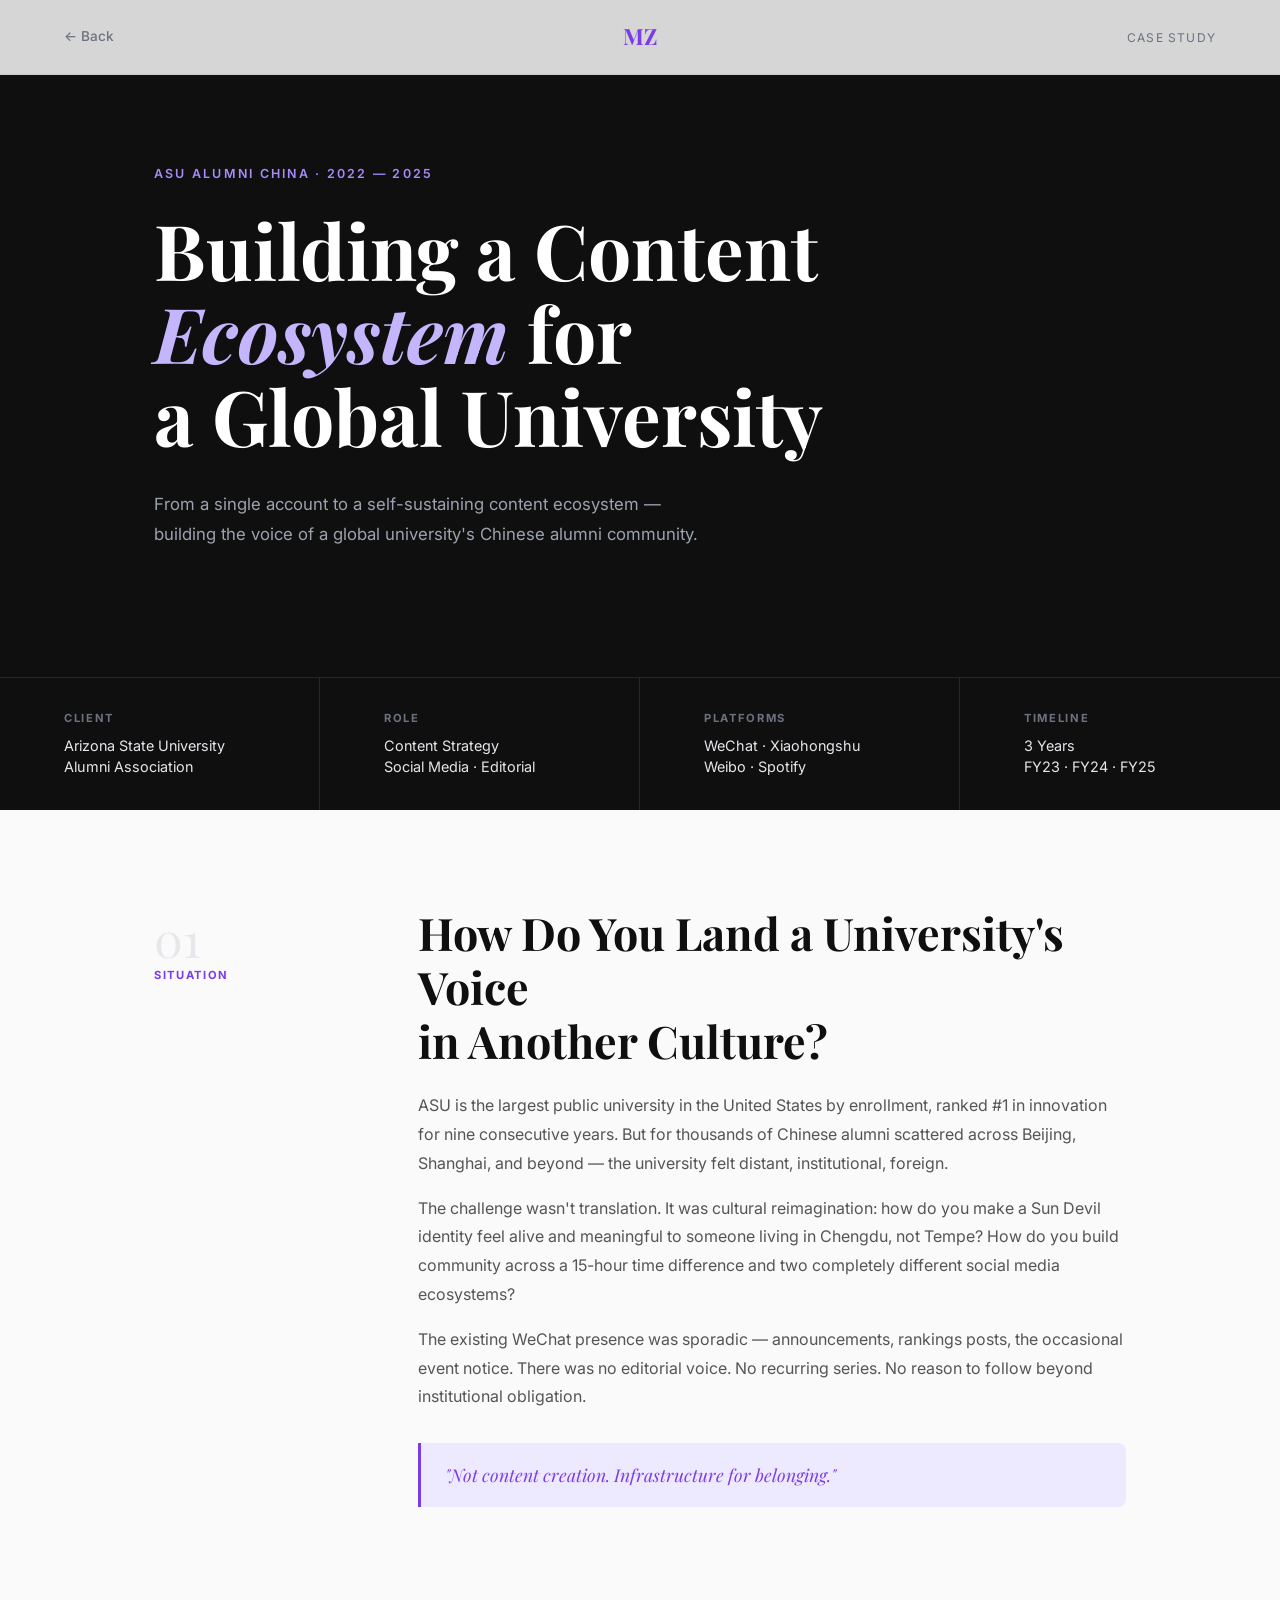
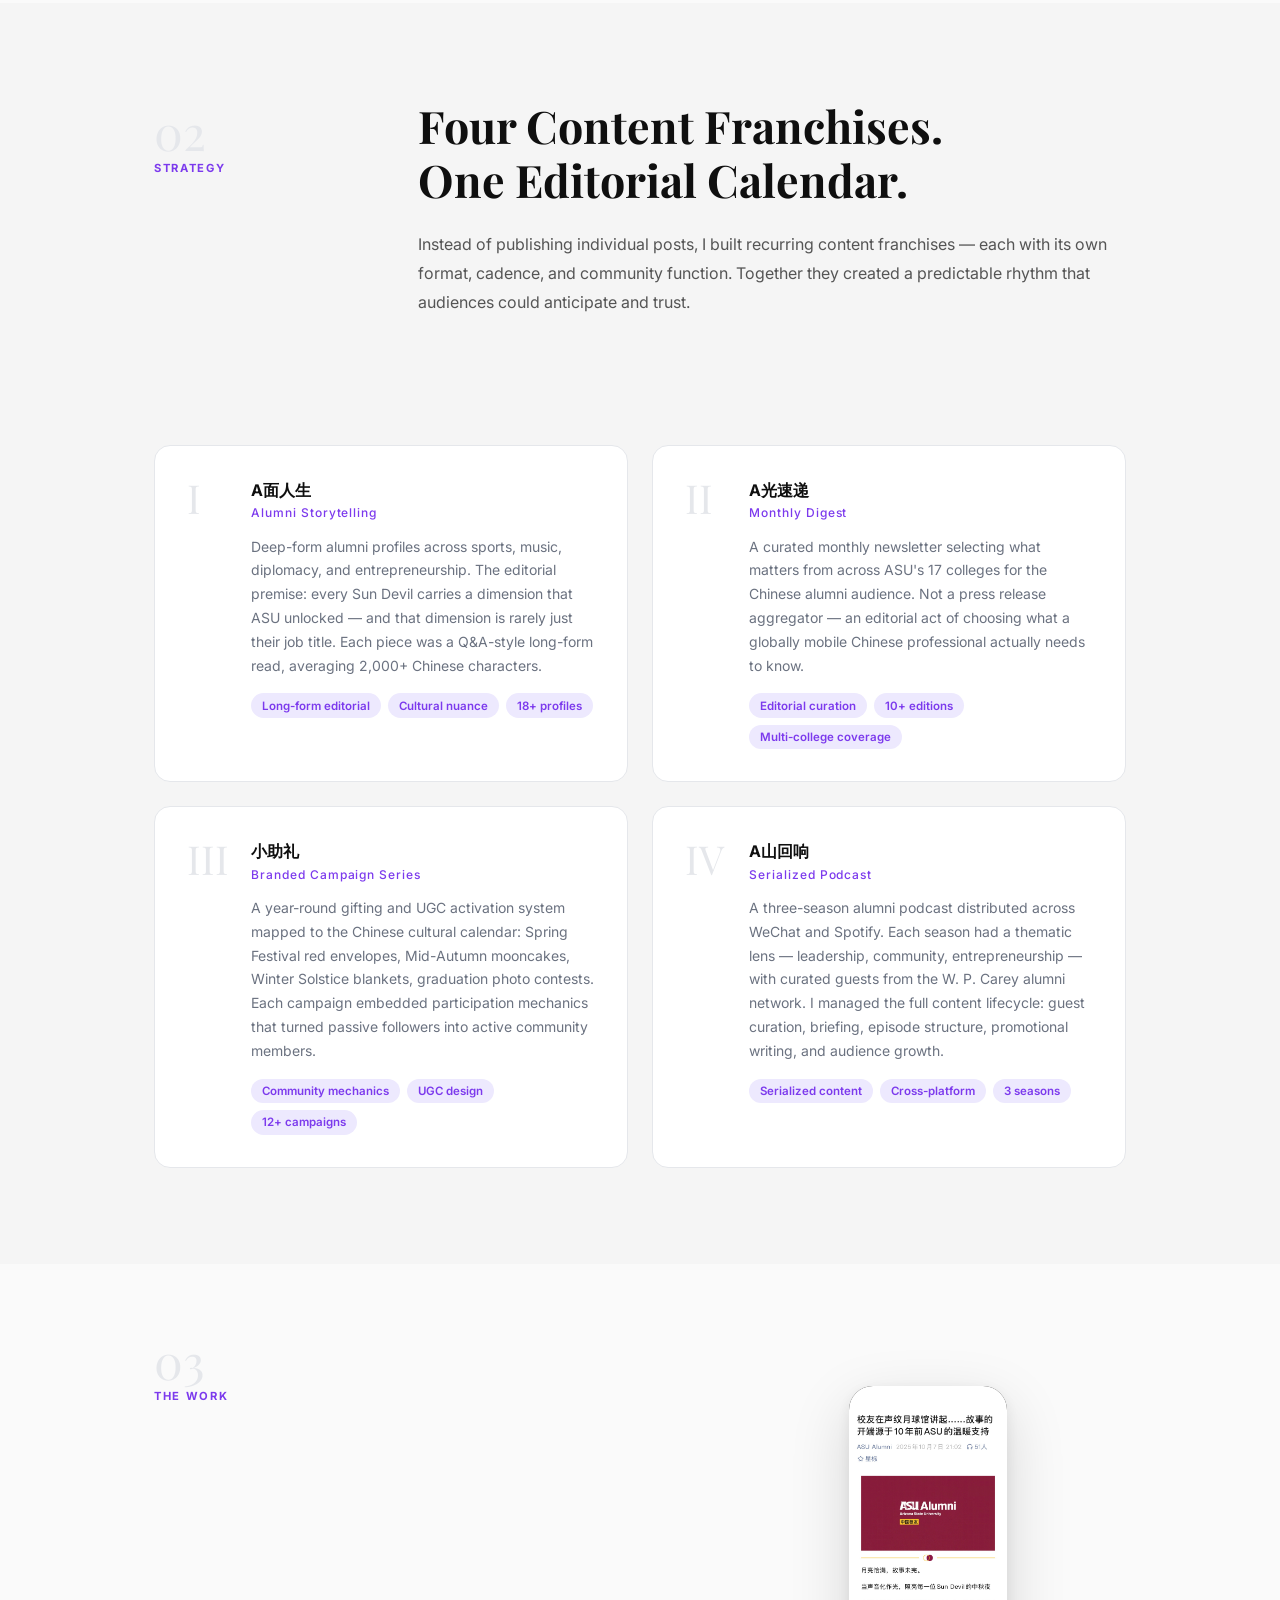
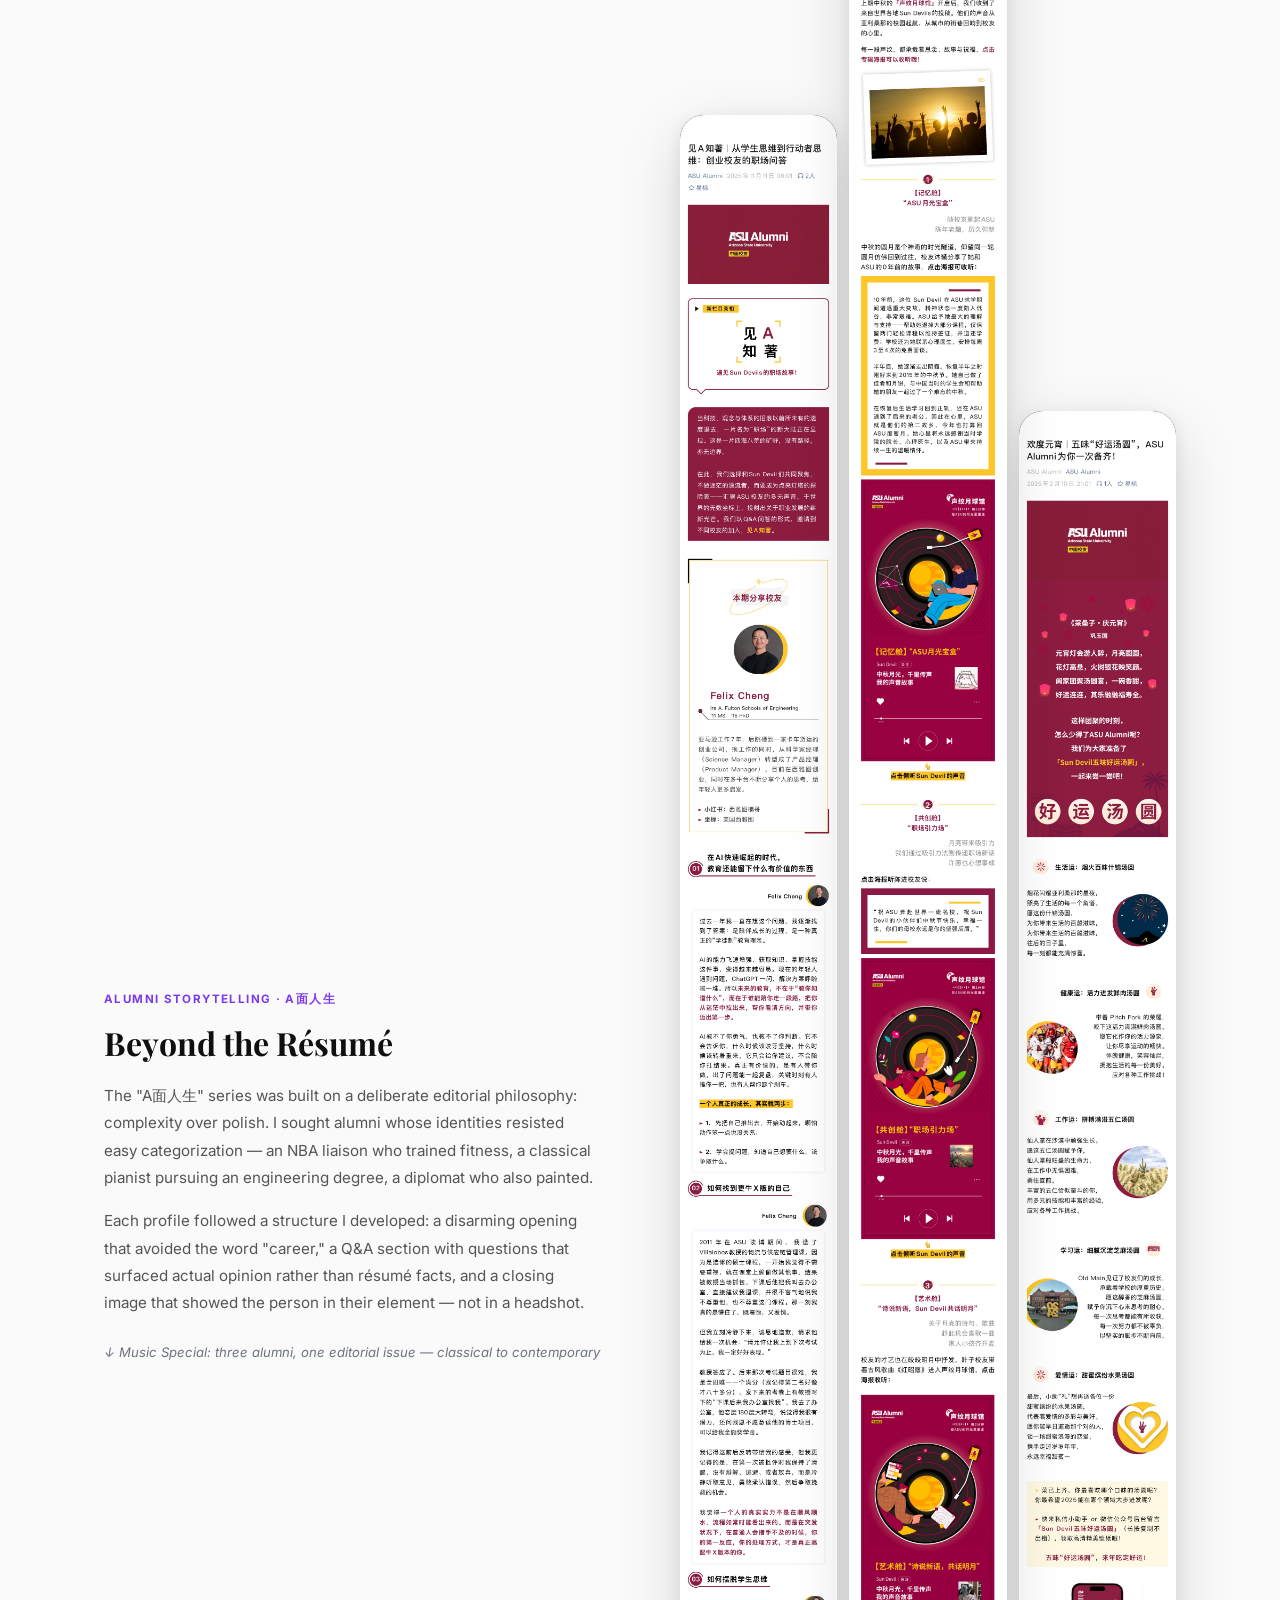
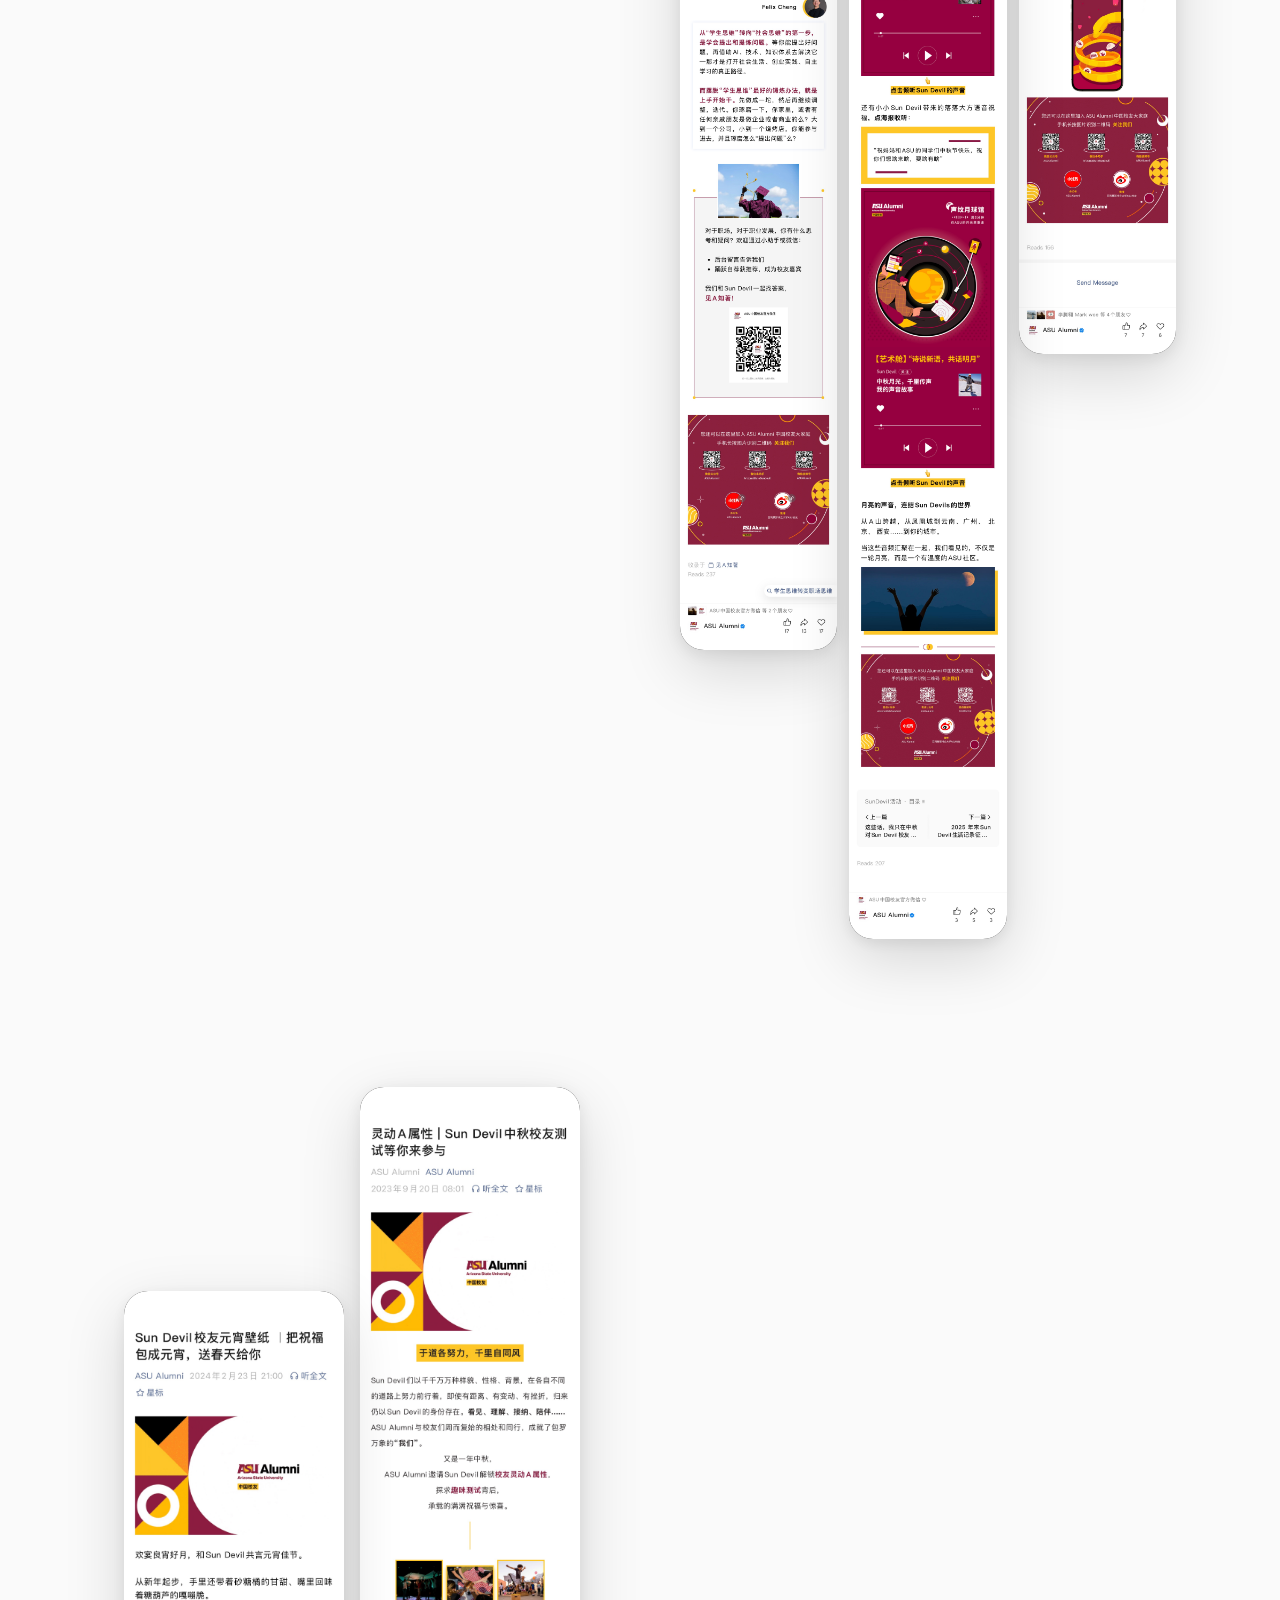
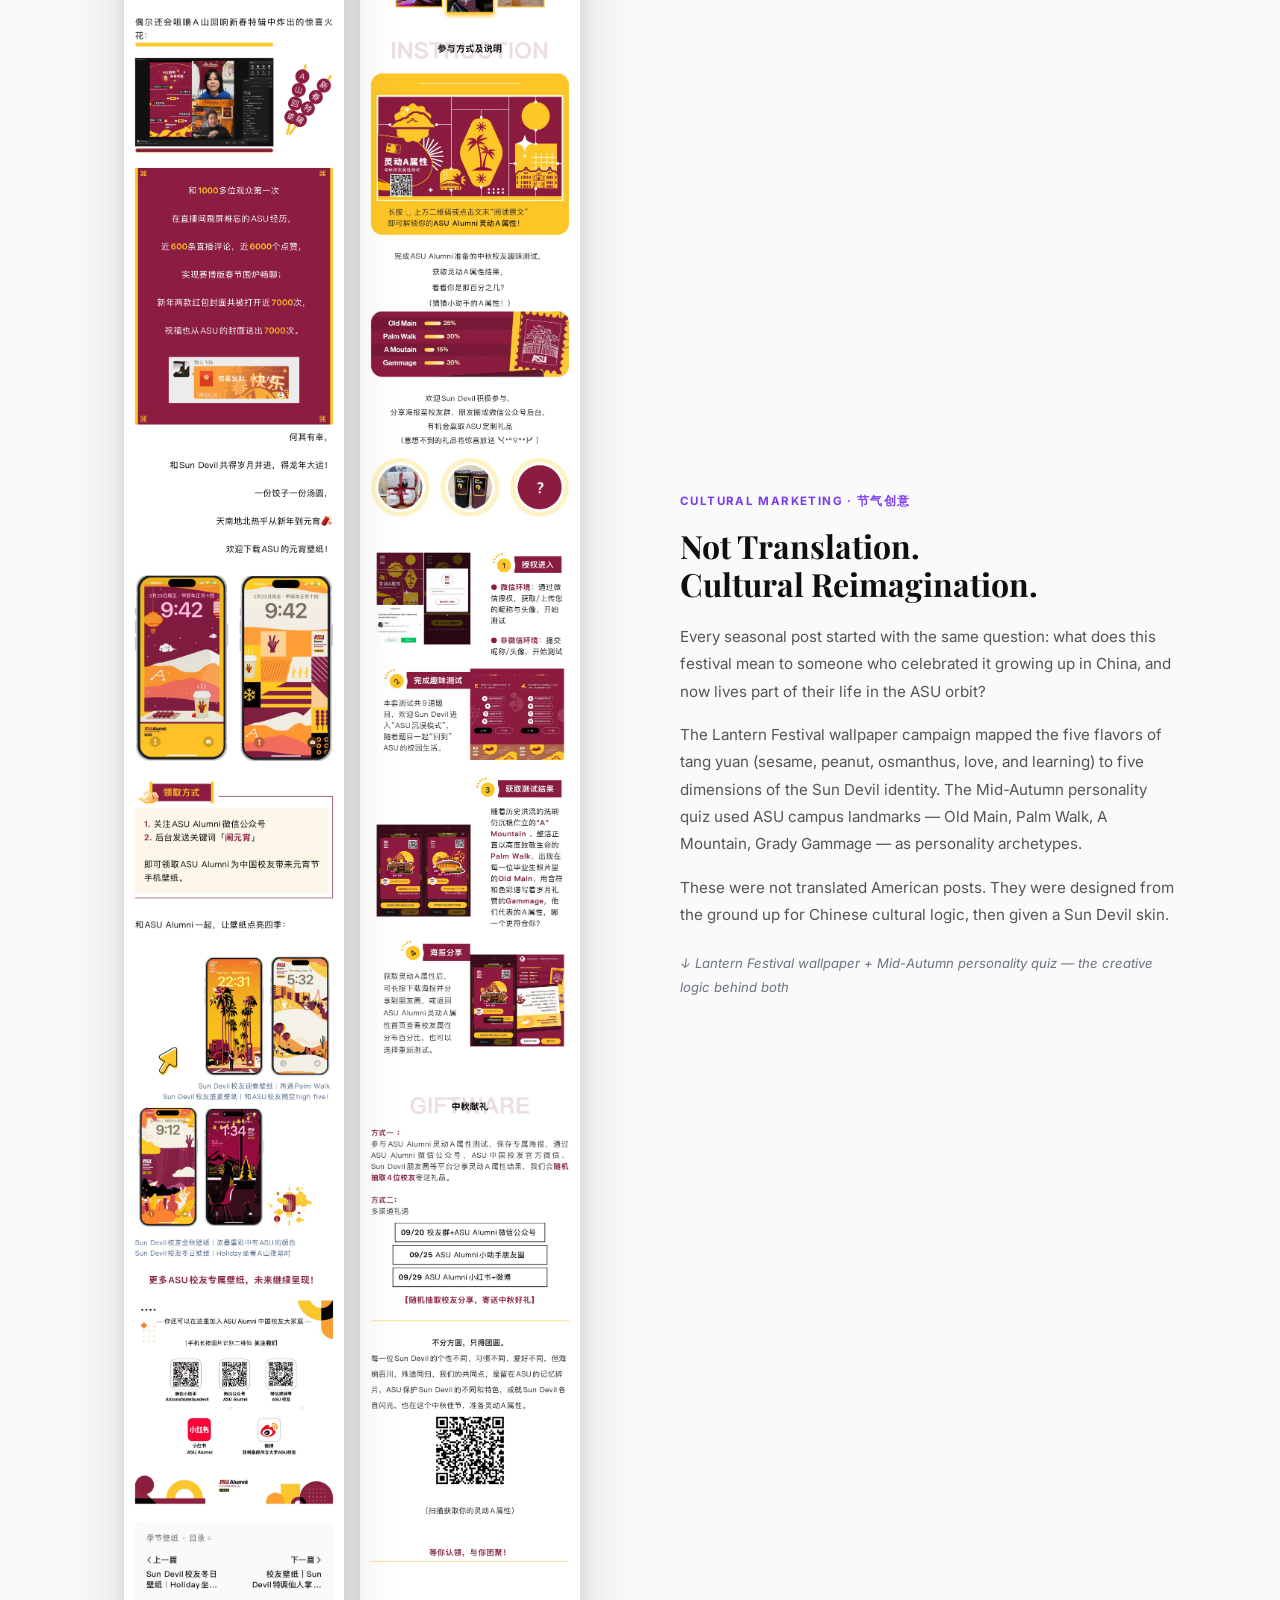
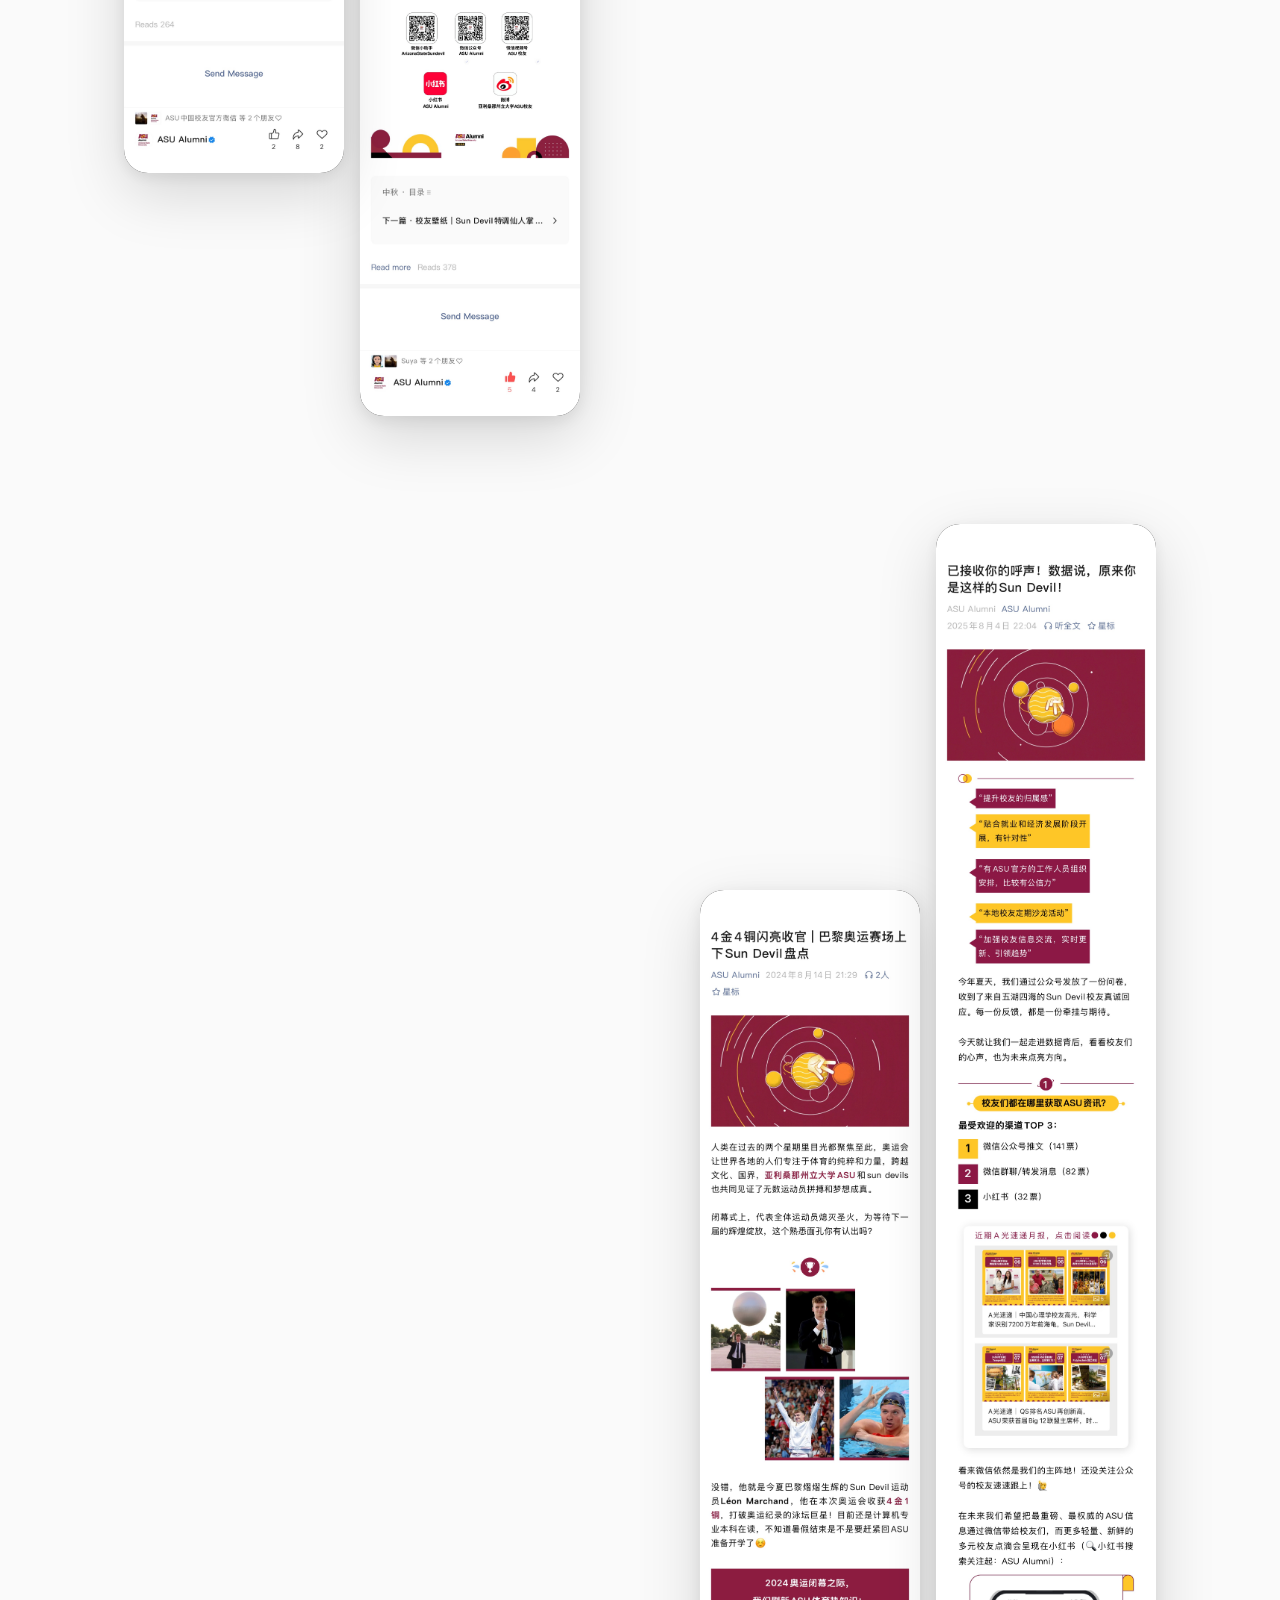
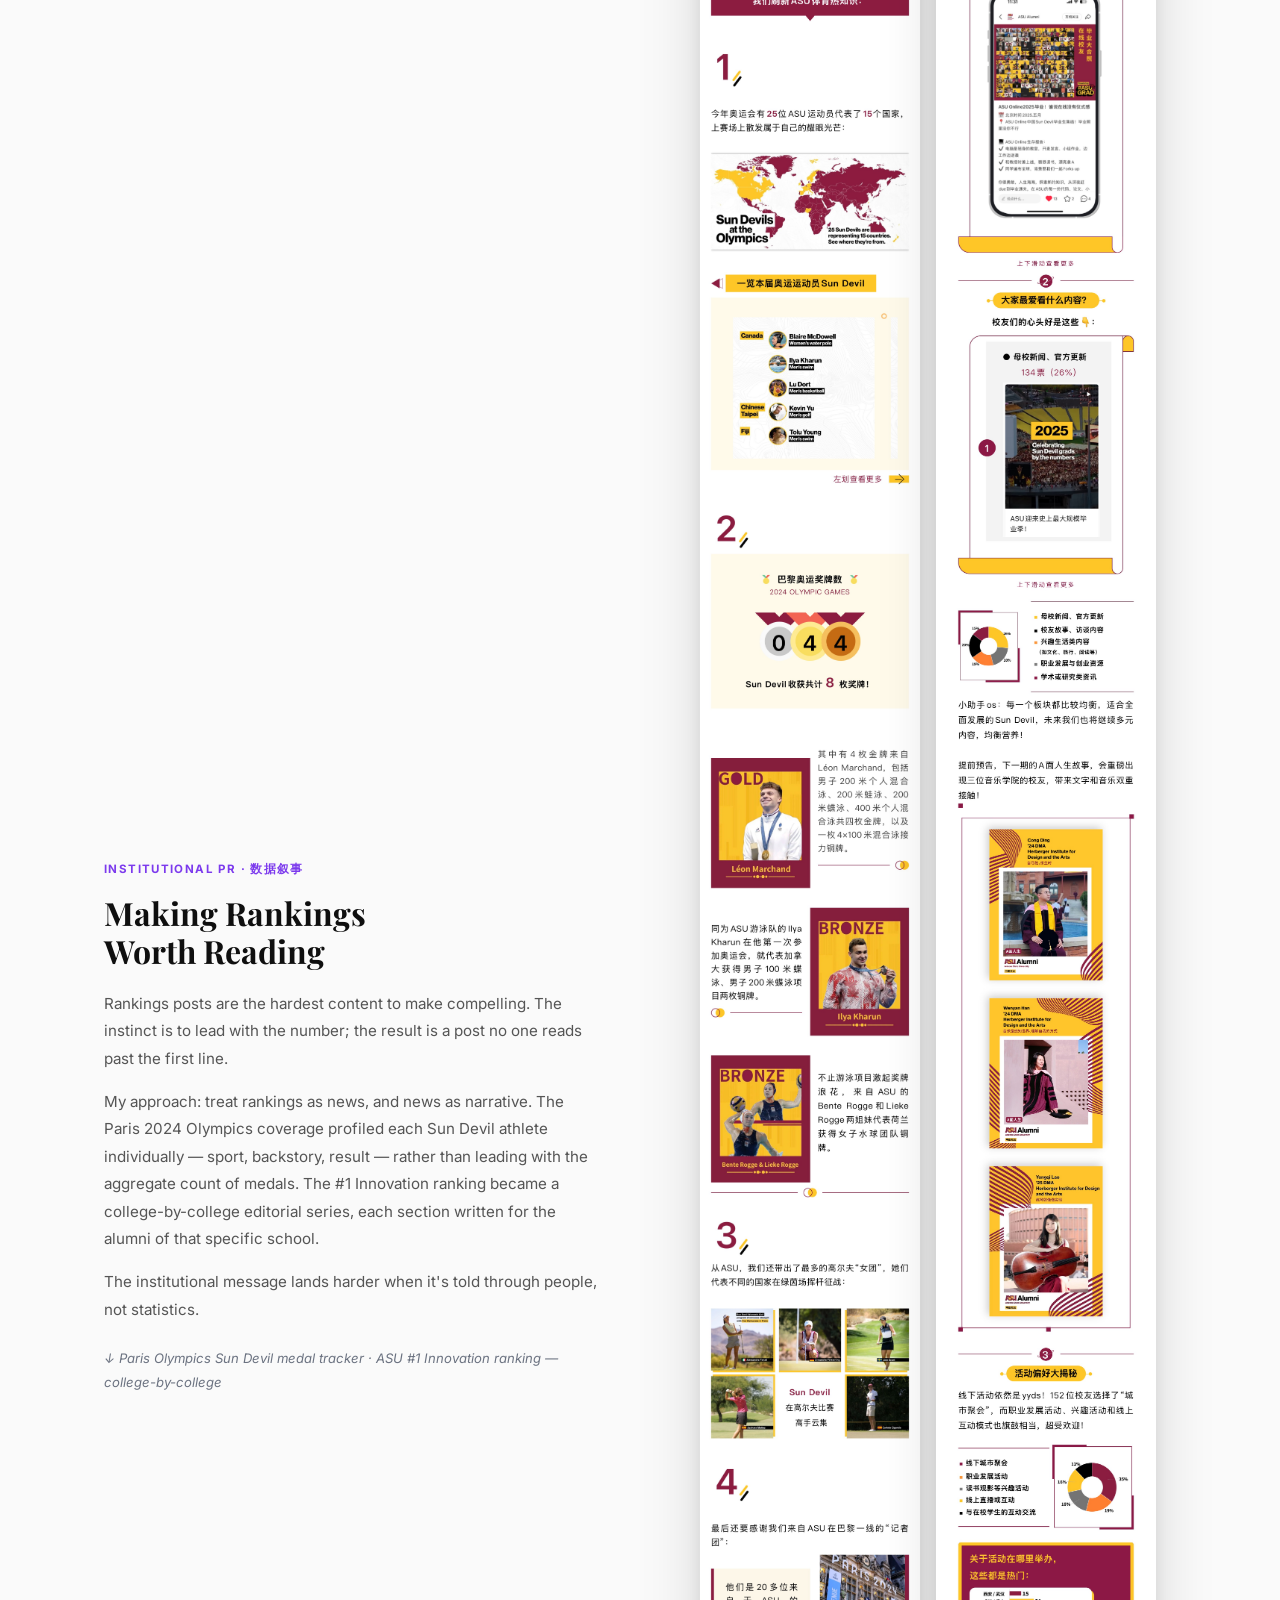
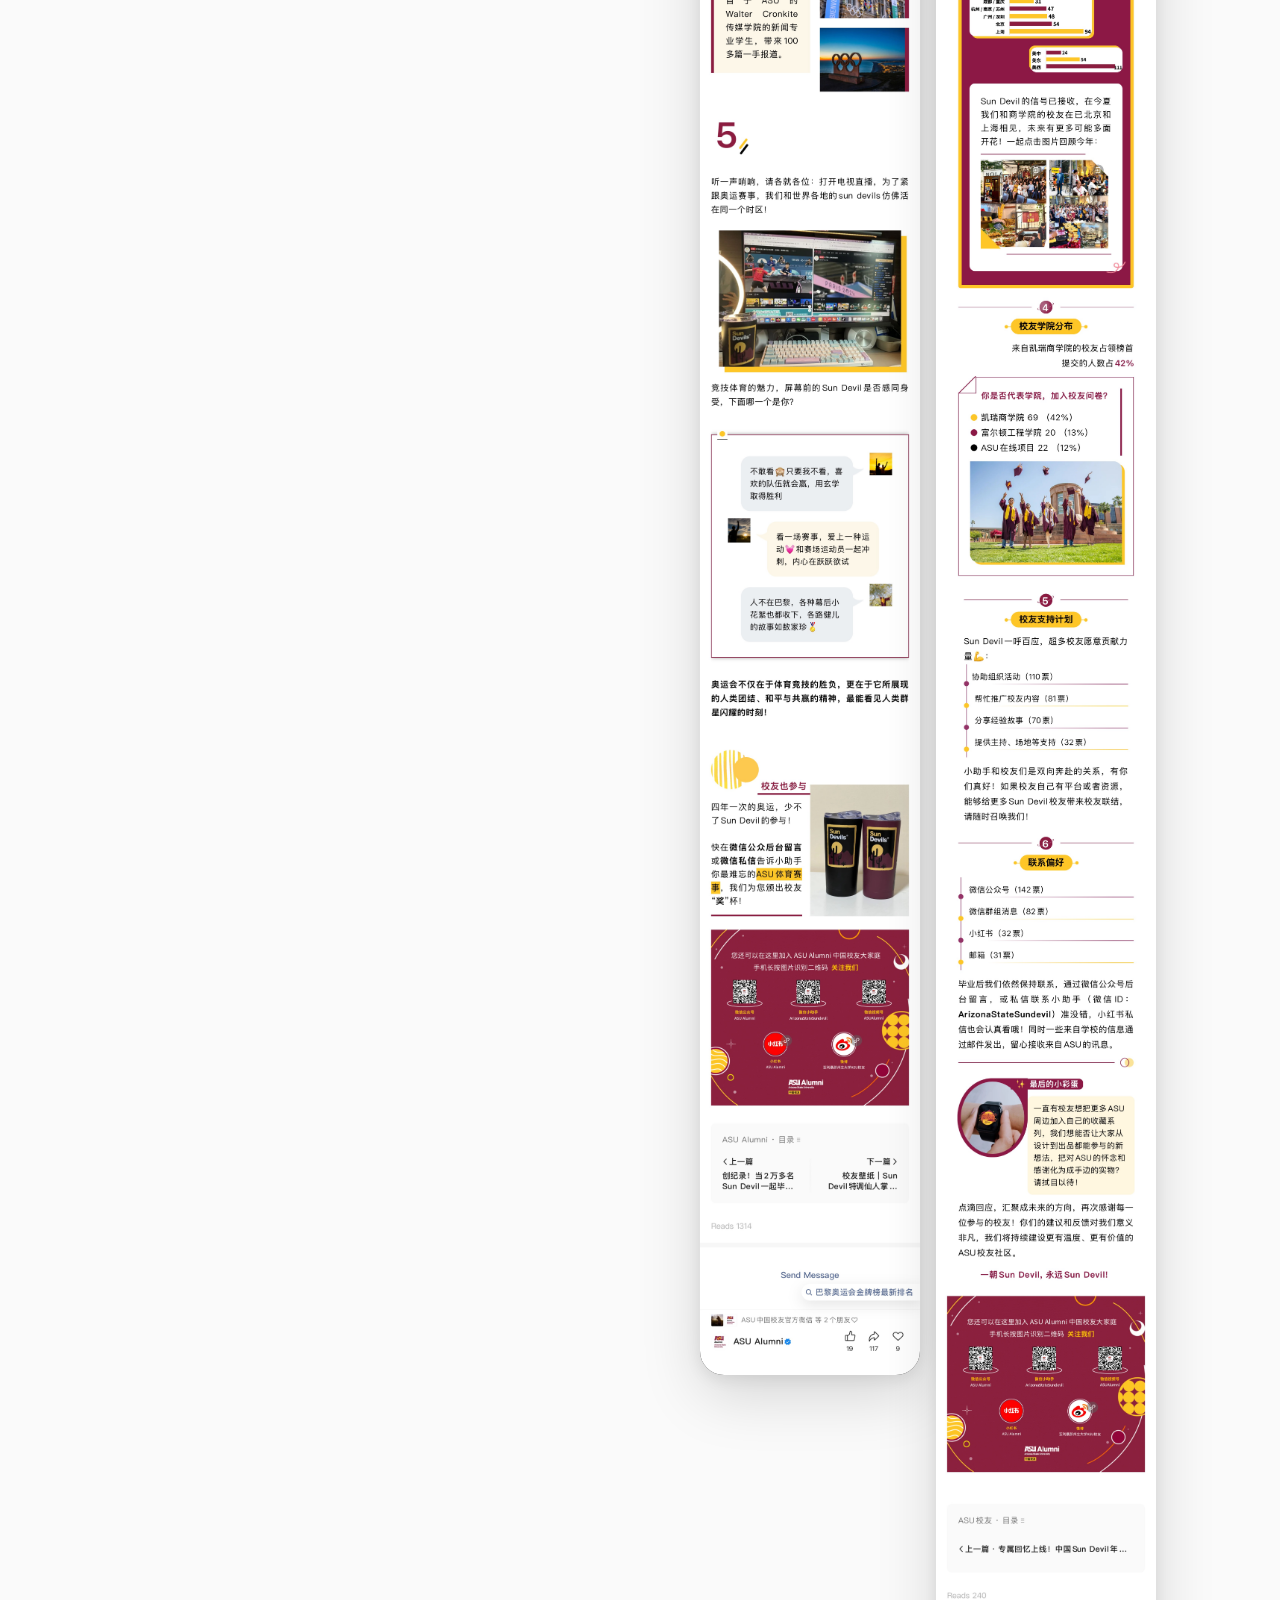
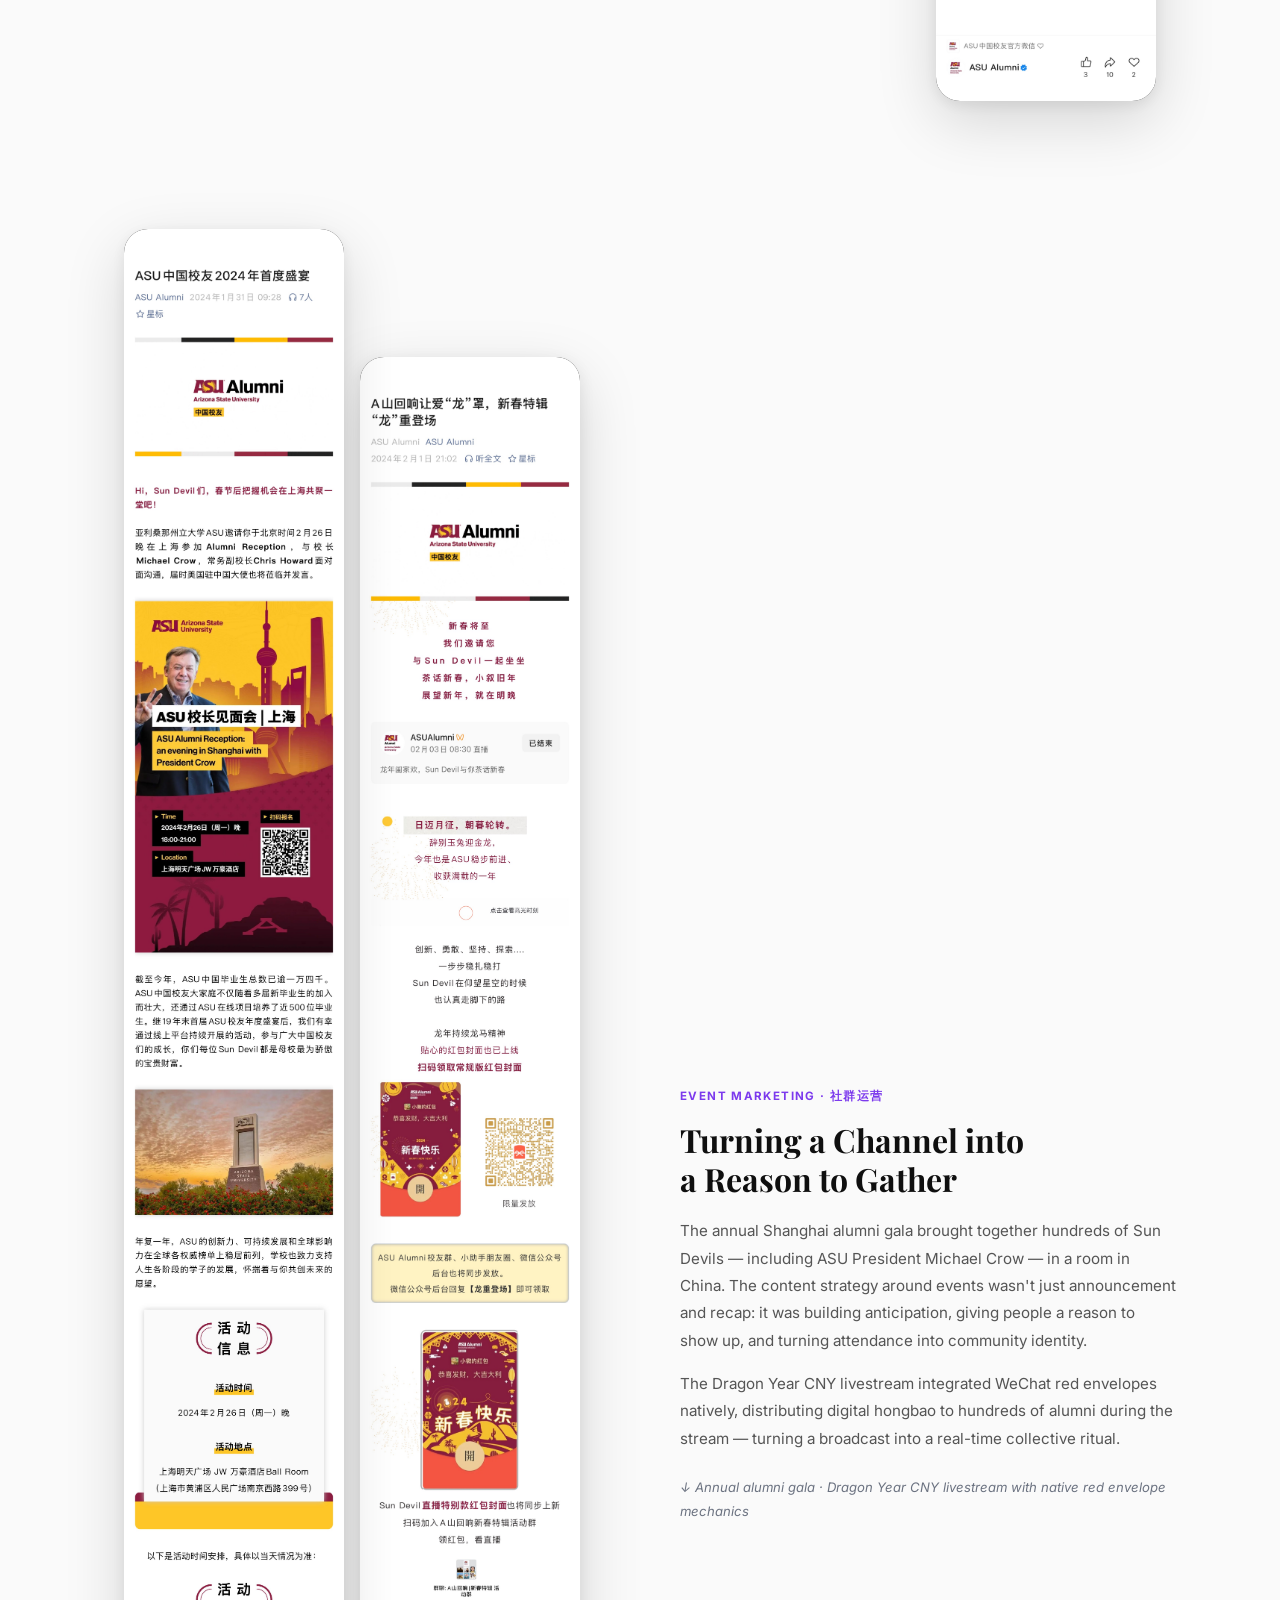
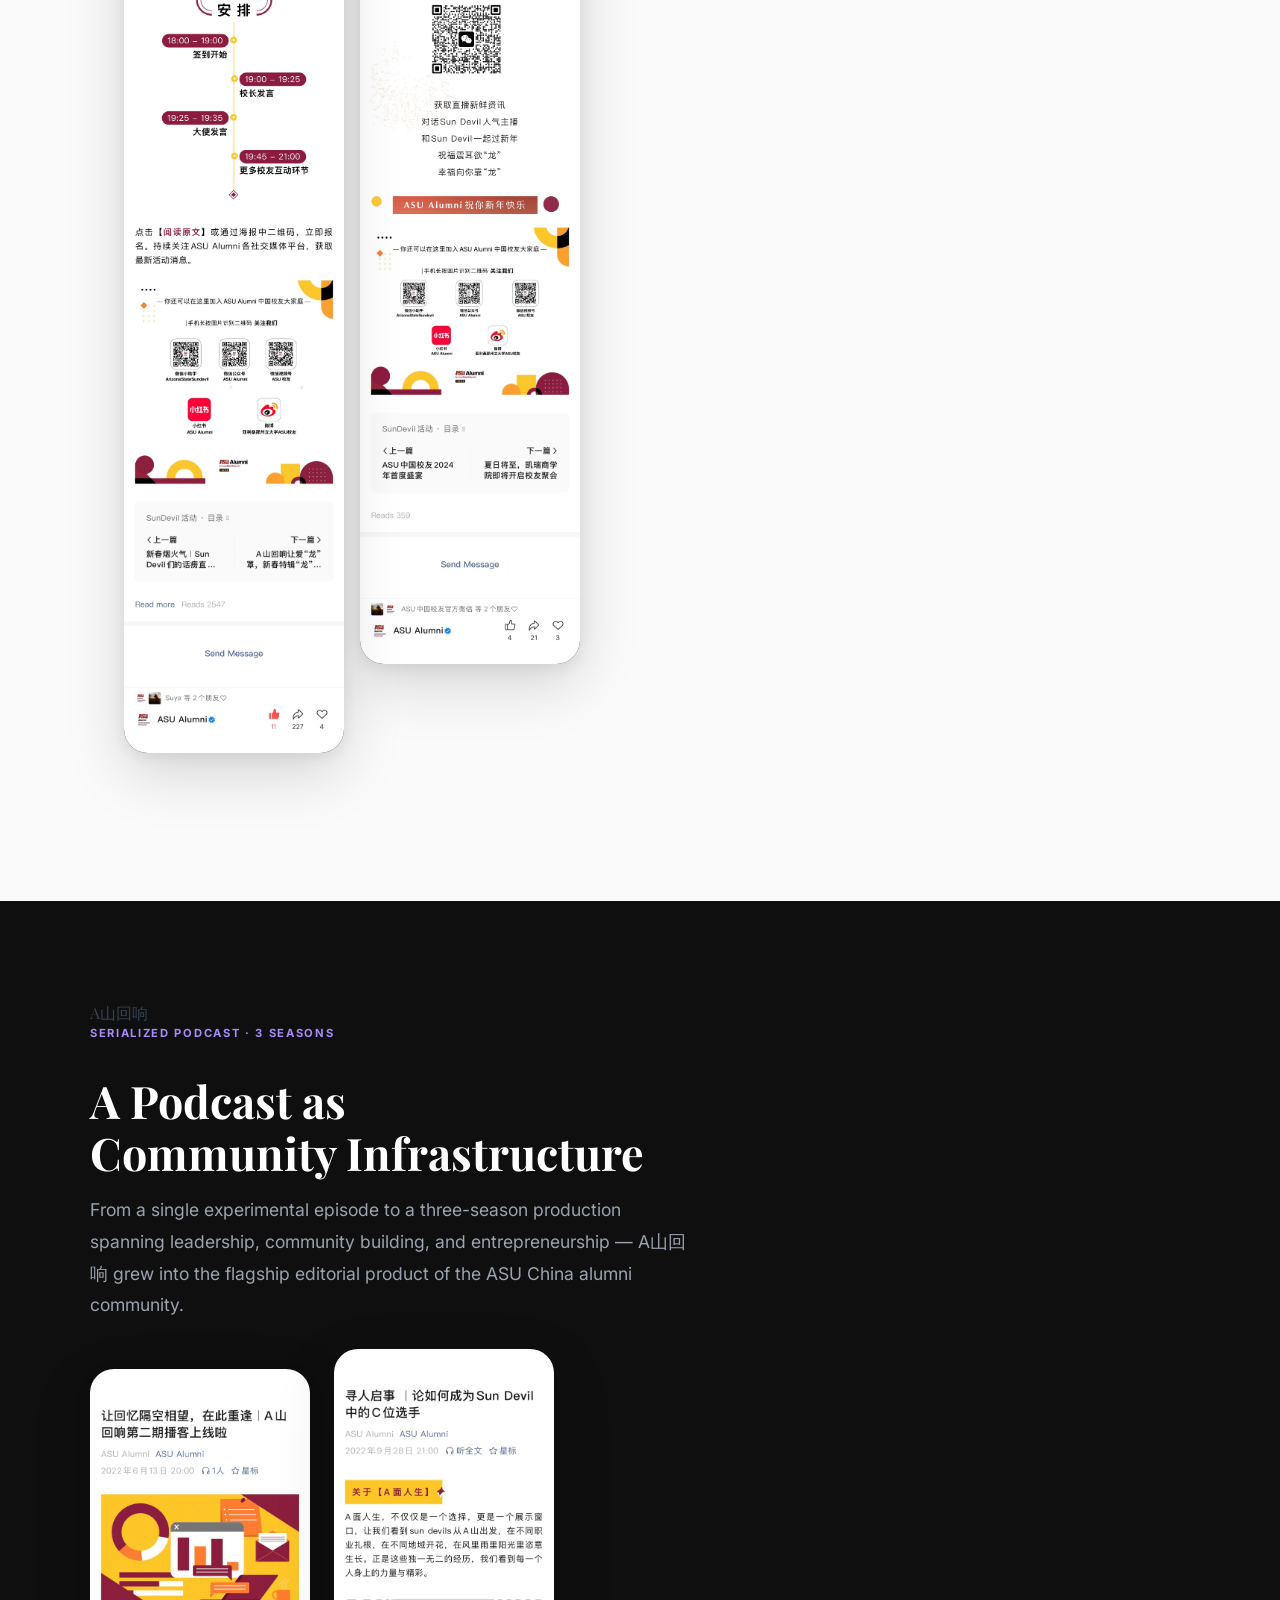
<file: asu.html>
<!DOCTYPE html>
<html lang="en">
<head>
  <meta charset="UTF-8" />
  <meta name="viewport" content="width=device-width, initial-scale=1.0" />
  <title>ASU Alumni — Case Study · Margaret Zuo</title>
  <link rel="stylesheet" href="styles.css" />
  <link rel="stylesheet" href="asu.css" />
  <link href="https://fonts.googleapis.com/css2?family=Inter:wght@300;400;500;600;700&family=Playfair+Display:ital,wght@0,700;1,400&display=swap" rel="stylesheet" />
</head>
<body class="case-study-page">

  <!-- Nav -->
  <nav class="nav">
    <a href="index.html" class="nav-back">← Back</a>
    <span class="nav-logo">MZ</span>
    <span class="nav-label">Case Study</span>
  </nav>

  <!-- Hero -->
  <header class="cs-hero">
    <div class="cs-hero-inner">
      <p class="cs-eyebrow">ASU Alumni China · 2022 — 2025</p>
      <h1 class="cs-title">Building a Content<br/><em>Ecosystem</em> for<br/>a Global University</h1>
      <p class="cs-subtitle">
        From a single account to a self-sustaining content ecosystem —<br/>
        building the voice of a global university's Chinese alumni community.
      </p>
    </div>
    <div class="cs-meta-bar">
      <div class="cs-meta-item">
        <span class="cs-meta-label">Client</span>
        <span class="cs-meta-value">Arizona State University<br/>Alumni Association</span>
      </div>
      <div class="cs-meta-item">
        <span class="cs-meta-label">Role</span>
        <span class="cs-meta-value">Content Strategy<br/>Social Media · Editorial</span>
      </div>
      <div class="cs-meta-item">
        <span class="cs-meta-label">Platforms</span>
        <span class="cs-meta-value">WeChat · Xiaohongshu<br/>Weibo · Spotify</span>
      </div>
      <div class="cs-meta-item">
        <span class="cs-meta-label">Timeline</span>
        <span class="cs-meta-value">3 Years<br/>FY23 · FY24 · FY25</span>
      </div>
    </div>
  </header>

  <!-- Section 01: Situation -->
  <section class="cs-section cs-situation">
    <div class="cs-section-inner">
      <div class="cs-section-label">
        <span class="cs-num">01</span>
        <span>Situation</span>
      </div>
      <div class="cs-section-body">
        <h2>How Do You Land a University's Voice<br/>in Another Culture?</h2>
        <p class="cs-lead">
          ASU is the largest public university in the United States by enrollment, ranked #1 in innovation for nine consecutive years. But for thousands of Chinese alumni scattered across Beijing, Shanghai, and beyond — the university felt distant, institutional, foreign.
        </p>
        <p>
          The challenge wasn't translation. It was cultural reimagination: how do you make a Sun Devil identity feel alive and meaningful to someone living in Chengdu, not Tempe? How do you build community across a 15-hour time difference and two completely different social media ecosystems?
        </p>
        <p>
          The existing WeChat presence was sporadic — announcements, rankings posts, the occasional event notice. There was no editorial voice. No recurring series. No reason to follow beyond institutional obligation.
        </p>
        <div class="cs-callout">
          <p>"Not content creation. Infrastructure for belonging."</p>
        </div>
      </div>
    </div>
  </section>

  <!-- Section 02: Strategy -->
  <section class="cs-section cs-strategy">
    <div class="cs-section-inner">
      <div class="cs-section-label">
        <span class="cs-num">02</span>
        <span>Strategy</span>
      </div>
      <div class="cs-section-body">
        <h2>Four Content Franchises.<br/>One Editorial Calendar.</h2>
        <p class="cs-lead">
          Instead of publishing individual posts, I built recurring content franchises — each with its own format, cadence, and community function. Together they created a predictable rhythm that audiences could anticipate and trust.
        </p>
      </div>
      <div class="cs-franchises">

        <div class="cs-franchise">
          <div class="cs-franchise-num">I</div>
          <div class="cs-franchise-body">
            <h3>A面人生 <span>Alumni Storytelling</span></h3>
            <p>Deep-form alumni profiles across sports, music, diplomacy, and entrepreneurship. The editorial premise: every Sun Devil carries a dimension that ASU unlocked — and that dimension is rarely just their job title. Each piece was a Q&A-style long-form read, averaging 2,000+ Chinese characters.</p>
            <div class="cs-franchise-tags">
              <span>Long-form editorial</span>
              <span>Cultural nuance</span>
              <span>18+ profiles</span>
            </div>
          </div>
        </div>

        <div class="cs-franchise">
          <div class="cs-franchise-num">II</div>
          <div class="cs-franchise-body">
            <h3>A光速递 <span>Monthly Digest</span></h3>
            <p>A curated monthly newsletter selecting what matters from across ASU's 17 colleges for the Chinese alumni audience. Not a press release aggregator — an editorial act of choosing what a globally mobile Chinese professional actually needs to know.</p>
            <div class="cs-franchise-tags">
              <span>Editorial curation</span>
              <span>10+ editions</span>
              <span>Multi-college coverage</span>
            </div>
          </div>
        </div>

        <div class="cs-franchise">
          <div class="cs-franchise-num">III</div>
          <div class="cs-franchise-body">
            <h3>小助礼 <span>Branded Campaign Series</span></h3>
            <p>A year-round gifting and UGC activation system mapped to the Chinese cultural calendar: Spring Festival red envelopes, Mid-Autumn mooncakes, Winter Solstice blankets, graduation photo contests. Each campaign embedded participation mechanics that turned passive followers into active community members.</p>
            <div class="cs-franchise-tags">
              <span>Community mechanics</span>
              <span>UGC design</span>
              <span>12+ campaigns</span>
            </div>
          </div>
        </div>

        <div class="cs-franchise">
          <div class="cs-franchise-num">IV</div>
          <div class="cs-franchise-body">
            <h3>A山回响 <span>Serialized Podcast</span></h3>
            <p>A three-season alumni podcast distributed across WeChat and Spotify. Each season had a thematic lens — leadership, community, entrepreneurship — with curated guests from the W. P. Carey alumni network. I managed the full content lifecycle: guest curation, briefing, episode structure, promotional writing, and audience growth.</p>
            <div class="cs-franchise-tags">
              <span>Serialized content</span>
              <span>Cross-platform</span>
              <span>3 seasons</span>
            </div>
          </div>
        </div>

      </div>
    </div>
  </section>

  <!-- Section 03: The Work -->
  <section class="cs-section cs-work">
    <div class="cs-section-inner">
      <div class="cs-section-label">
        <span class="cs-num">03</span>
        <span>The Work</span>
      </div>
    </div>

    <!-- Feature 1: Alumni Storytelling -->
    <div class="cs-feature">
      <div class="cs-feature-context">
        <span class="cs-feature-tag">Alumni Storytelling · A面人生</span>
        <h3>Beyond the Résumé</h3>
        <p>The "A面人生" series was built on a deliberate editorial philosophy: complexity over polish. I sought alumni whose identities resisted easy categorization — an NBA liaison who trained fitness, a classical pianist pursuing an engineering degree, a diplomat who also painted.</p>
        <p>Each profile followed a structure I developed: a disarming opening that avoided the word "career," a Q&A section with questions that surfaced actual opinion rather than résumé facts, and a closing image that showed the person in their element — not in a headshot.</p>
        <p class="cs-feature-note">↓ Music Special: three alumni, one editorial issue — classical to contemporary</p>
      </div>
      <div class="cs-feature-visuals cs-visuals-trio">
        <div class="cs-phone-frame">
          <img src="assets/images/work/asu/alumni-story-felix.jpg" alt="Felix Cheng alumni profile" />
        </div>
        <div class="cs-phone-frame cs-phone-raised">
          <img src="assets/images/work/asu/music-series.jpg" alt="Music alumni series" />
        </div>
        <div class="cs-phone-frame">
          <img src="assets/images/work/asu/music-box.jpg" alt="Alumni music box feature" />
        </div>
      </div>
    </div>

    <!-- Feature 2: Cultural Campaigns -->
    <div class="cs-feature cs-feature-reverse">
      <div class="cs-feature-context">
        <span class="cs-feature-tag">Cultural Marketing · 节气创意</span>
        <h3>Not Translation.<br/>Cultural Reimagination.</h3>
        <p>Every seasonal post started with the same question: what does this festival mean to someone who celebrated it growing up in China, and now lives part of their life in the ASU orbit?</p>
        <p>The Lantern Festival wallpaper campaign mapped the five flavors of tang yuan (sesame, peanut, osmanthus, love, and learning) to five dimensions of the Sun Devil identity. The Mid-Autumn personality quiz used ASU campus landmarks — Old Main, Palm Walk, A Mountain, Grady Gammage — as personality archetypes.</p>
        <p>These were not translated American posts. They were designed from the ground up for Chinese cultural logic, then given a Sun Devil skin.</p>
        <p class="cs-feature-note">↓ Lantern Festival wallpaper + Mid-Autumn personality quiz — the creative logic behind both</p>
      </div>
      <div class="cs-feature-visuals cs-visuals-duo">
        <div class="cs-phone-frame cs-phone-raised">
          <img src="assets/images/work/asu/lantern-wallpaper.jpg" alt="Lantern Festival wallpaper campaign" />
        </div>
        <div class="cs-phone-frame">
          <img src="assets/images/work/asu/midautumn-quiz.jpg" alt="Mid-Autumn personality quiz" />
        </div>
      </div>
    </div>

    <!-- Feature 3: Institutional PR -->
    <div class="cs-feature">
      <div class="cs-feature-context">
        <span class="cs-feature-tag">Institutional PR · 数据叙事</span>
        <h3>Making Rankings<br/>Worth Reading</h3>
        <p>Rankings posts are the hardest content to make compelling. The instinct is to lead with the number; the result is a post no one reads past the first line.</p>
        <p>My approach: treat rankings as news, and news as narrative. The Paris 2024 Olympics coverage profiled each Sun Devil athlete individually — sport, backstory, result — rather than leading with the aggregate count of medals. The #1 Innovation ranking became a college-by-college editorial series, each section written for the alumni of that specific school.</p>
        <p>The institutional message lands harder when it's told through people, not statistics.</p>
        <p class="cs-feature-note">↓ Paris Olympics Sun Devil medal tracker · ASU #1 Innovation ranking — college-by-college</p>
      </div>
      <div class="cs-feature-visuals cs-visuals-duo">
        <div class="cs-phone-frame">
          <img src="assets/images/work/asu/olympics.jpg" alt="Paris Olympics ASU alumni" />
        </div>
        <div class="cs-phone-frame cs-phone-raised">
          <img src="assets/images/work/asu/rankings.jpg" alt="ASU innovation rankings deep dive" />
        </div>
      </div>
    </div>

    <!-- Feature 4: Events + Community -->
    <div class="cs-feature cs-feature-reverse">
      <div class="cs-feature-context">
        <span class="cs-feature-tag">Event Marketing · 社群运营</span>
        <h3>Turning a Channel into<br/>a Reason to Gather</h3>
        <p>The annual Shanghai alumni gala brought together hundreds of Sun Devils — including ASU President Michael Crow — in a room in China. The content strategy around events wasn't just announcement and recap: it was building anticipation, giving people a reason to show up, and turning attendance into community identity.</p>
        <p>The Dragon Year CNY livestream integrated WeChat red envelopes natively, distributing digital hongbao to hundreds of alumni during the stream — turning a broadcast into a real-time collective ritual.</p>
        <p class="cs-feature-note">↓ Annual alumni gala · Dragon Year CNY livestream with native red envelope mechanics</p>
      </div>
      <div class="cs-feature-visuals cs-visuals-duo">
        <div class="cs-phone-frame cs-phone-raised">
          <img src="assets/images/work/asu/annual-gala.jpg" alt="Annual Shanghai alumni gala" />
        </div>
        <div class="cs-phone-frame">
          <img src="assets/images/work/asu/cny-dragon.jpg" alt="Dragon year CNY livestream" />
        </div>
      </div>
    </div>

    <!-- Feature 5: Podcast -->
    <div class="cs-feature cs-feature-podcast">
      <div class="cs-podcast-inner">
        <div class="cs-section-label" style="margin-bottom:2rem;">
          <span class="cs-num" style="font-size:1rem;">A山回响</span>
          <span>Serialized Podcast · 3 Seasons</span>
        </div>
        <h3>A Podcast as<br/>Community Infrastructure</h3>
        <p class="cs-lead">From a single experimental episode to a three-season production spanning leadership, community building, and entrepreneurship — A山回响 grew into the flagship editorial product of the ASU China alumni community.</p>
        <div class="cs-podcast-visuals">
          <div class="cs-phone-frame">
            <img src="assets/images/work/asu/podcast-s2.jpg" alt="A Mountain Echo Season 2" />
          </div>
          <div class="cs-phone-frame cs-phone-raised">
            <img src="assets/images/work/asu/podcast-s3.jpg" alt="A Mountain Echo Season 3" />
          </div>
        </div>
        <div class="cs-podcast-details">
          <div class="cs-podcast-detail">
            <span class="cs-pd-label">Season 1</span>
            <span class="cs-pd-value">Community & Belonging</span>
          </div>
          <div class="cs-podcast-detail">
            <span class="cs-pd-label">Season 2</span>
            <span class="cs-pd-value">Leadership & Management</span>
          </div>
          <div class="cs-podcast-detail">
            <span class="cs-pd-label">Season 3</span>
            <span class="cs-pd-value">The Art of Leading & Being Led</span>
          </div>
          <div class="cs-podcast-detail">
            <span class="cs-pd-label">Distribution</span>
            <span class="cs-pd-value">WeChat · Spotify · ASU Alumni Platform</span>
          </div>
        </div>
      </div>
    </div>

  </section>

  <!-- Section 04: Impact -->
  <section class="cs-section cs-impact">
    <div class="cs-section-inner">
      <div class="cs-section-label">
        <span class="cs-num">04</span>
        <span>Impact</span>
      </div>
      <div class="cs-section-body">
        <h2>Three years.<br/>One community built.</h2>
        <p class="cs-lead">
          The numbers matter less than what they represent: a community of Chinese Sun Devils who followed the account not because they had to, but because they wanted to.
        </p>
      </div>
      <div class="cs-metrics">
        <div class="cs-metric">
          <span class="cs-metric-num">96+</span>
          <span class="cs-metric-label">Original posts produced<br/>across 3 fiscal years</span>
        </div>
        <div class="cs-metric">
          <span class="cs-metric-num">6</span>
          <span class="cs-metric-label">Recurring content franchises<br/>built from scratch</span>
        </div>
        <div class="cs-metric">
          <span class="cs-metric-num">3</span>
          <span class="cs-metric-label">Podcast seasons<br/>across WeChat + Spotify</span>
        </div>
        <div class="cs-metric">
          <span class="cs-metric-num">4</span>
          <span class="cs-metric-label">Cities · Annual events<br/>promoted & recapped</span>
        </div>
      </div>
      <div class="cs-impact-note">
        <p>
          <em>* Specific engagement metrics and follower growth data available upon request.</em>
        </p>
      </div>
    </div>
  </section>

  <!-- Closing reflection -->
  <section class="cs-reflection">
    <div class="cs-reflection-inner">
      <blockquote>
        "A university's brand is not its ranking.<br/>
        It's its people, and how they choose to be remembered.<br/>
        My work is finding the right container for those memories."
      </blockquote>
    </div>
  </section>

  <!-- Footer nav -->
  <div class="cs-footer-nav">
    <a href="index.html#work" class="cs-footer-back">← All Work</a>
    <span class="cs-footer-label">Margaret Zuo · ASU Alumni Case Study</span>
  </div>

  <script src="script.js"></script>
</body>
</html>
</file>
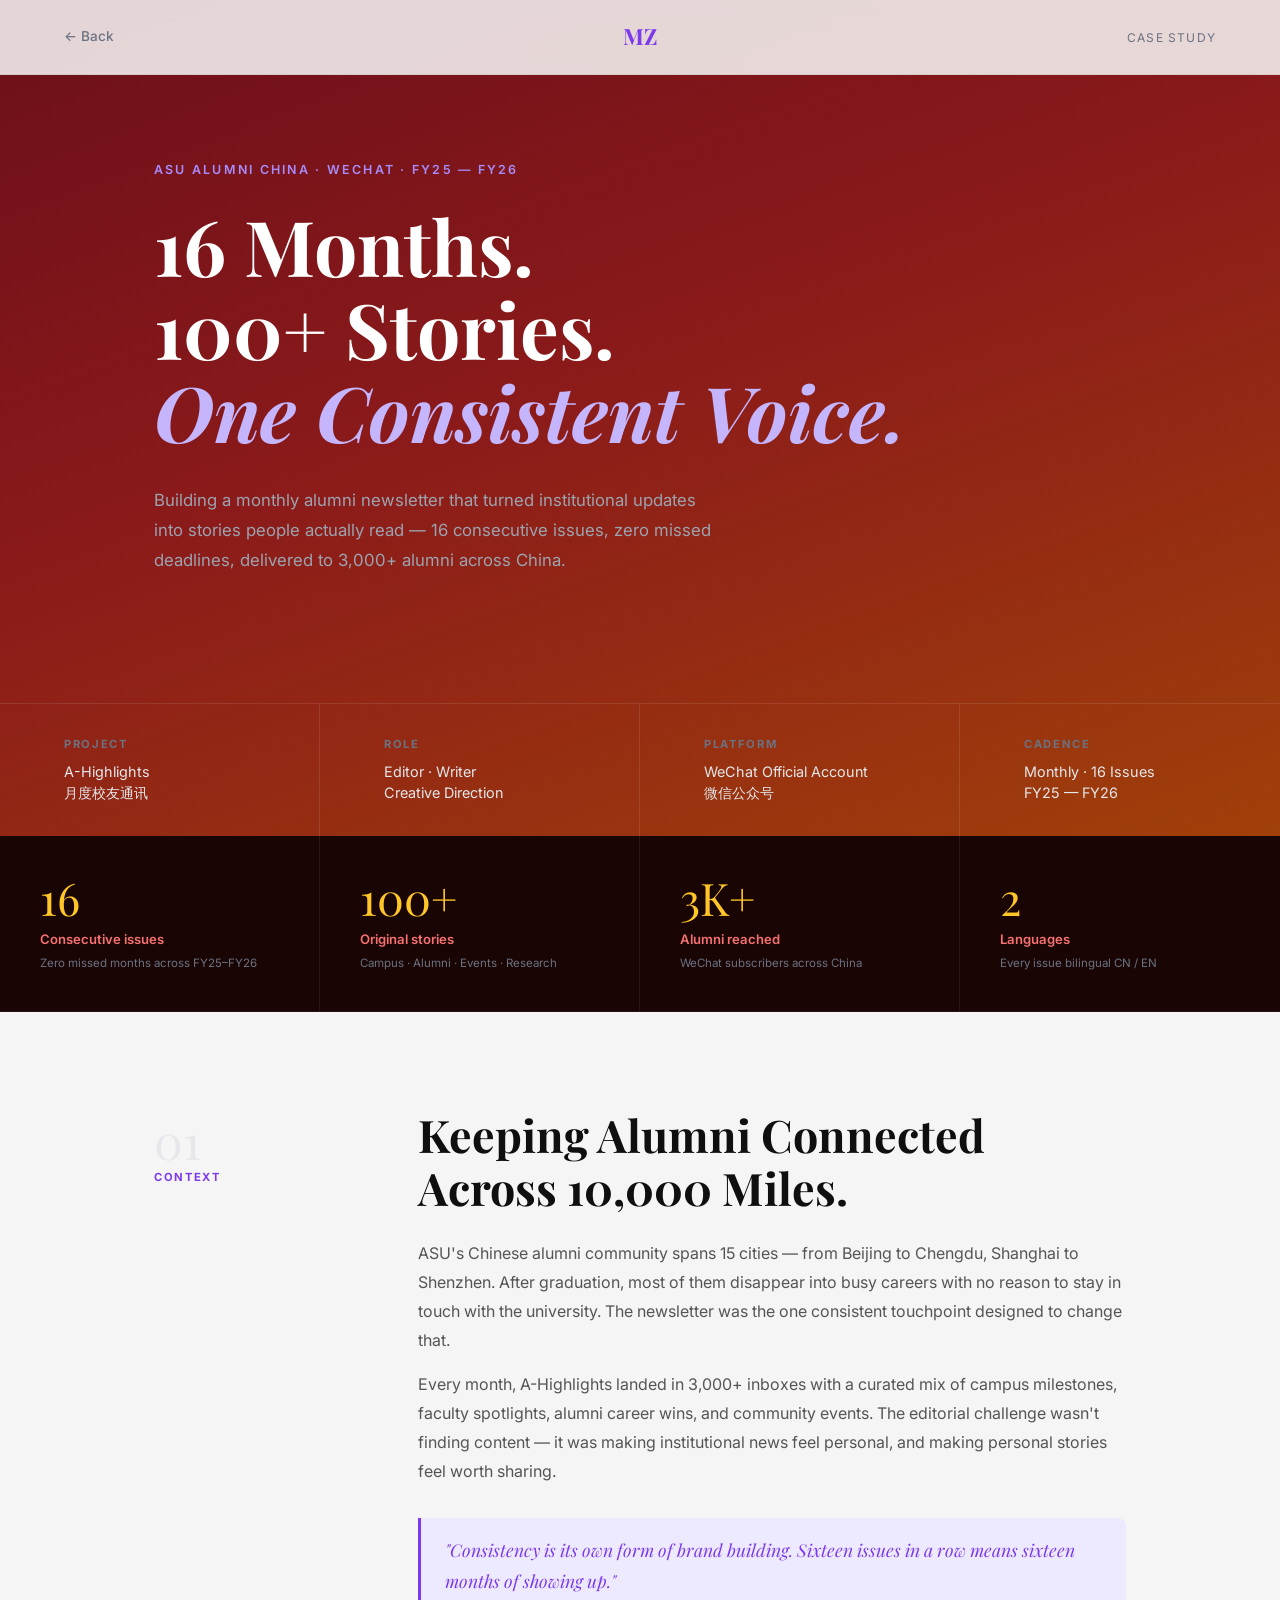
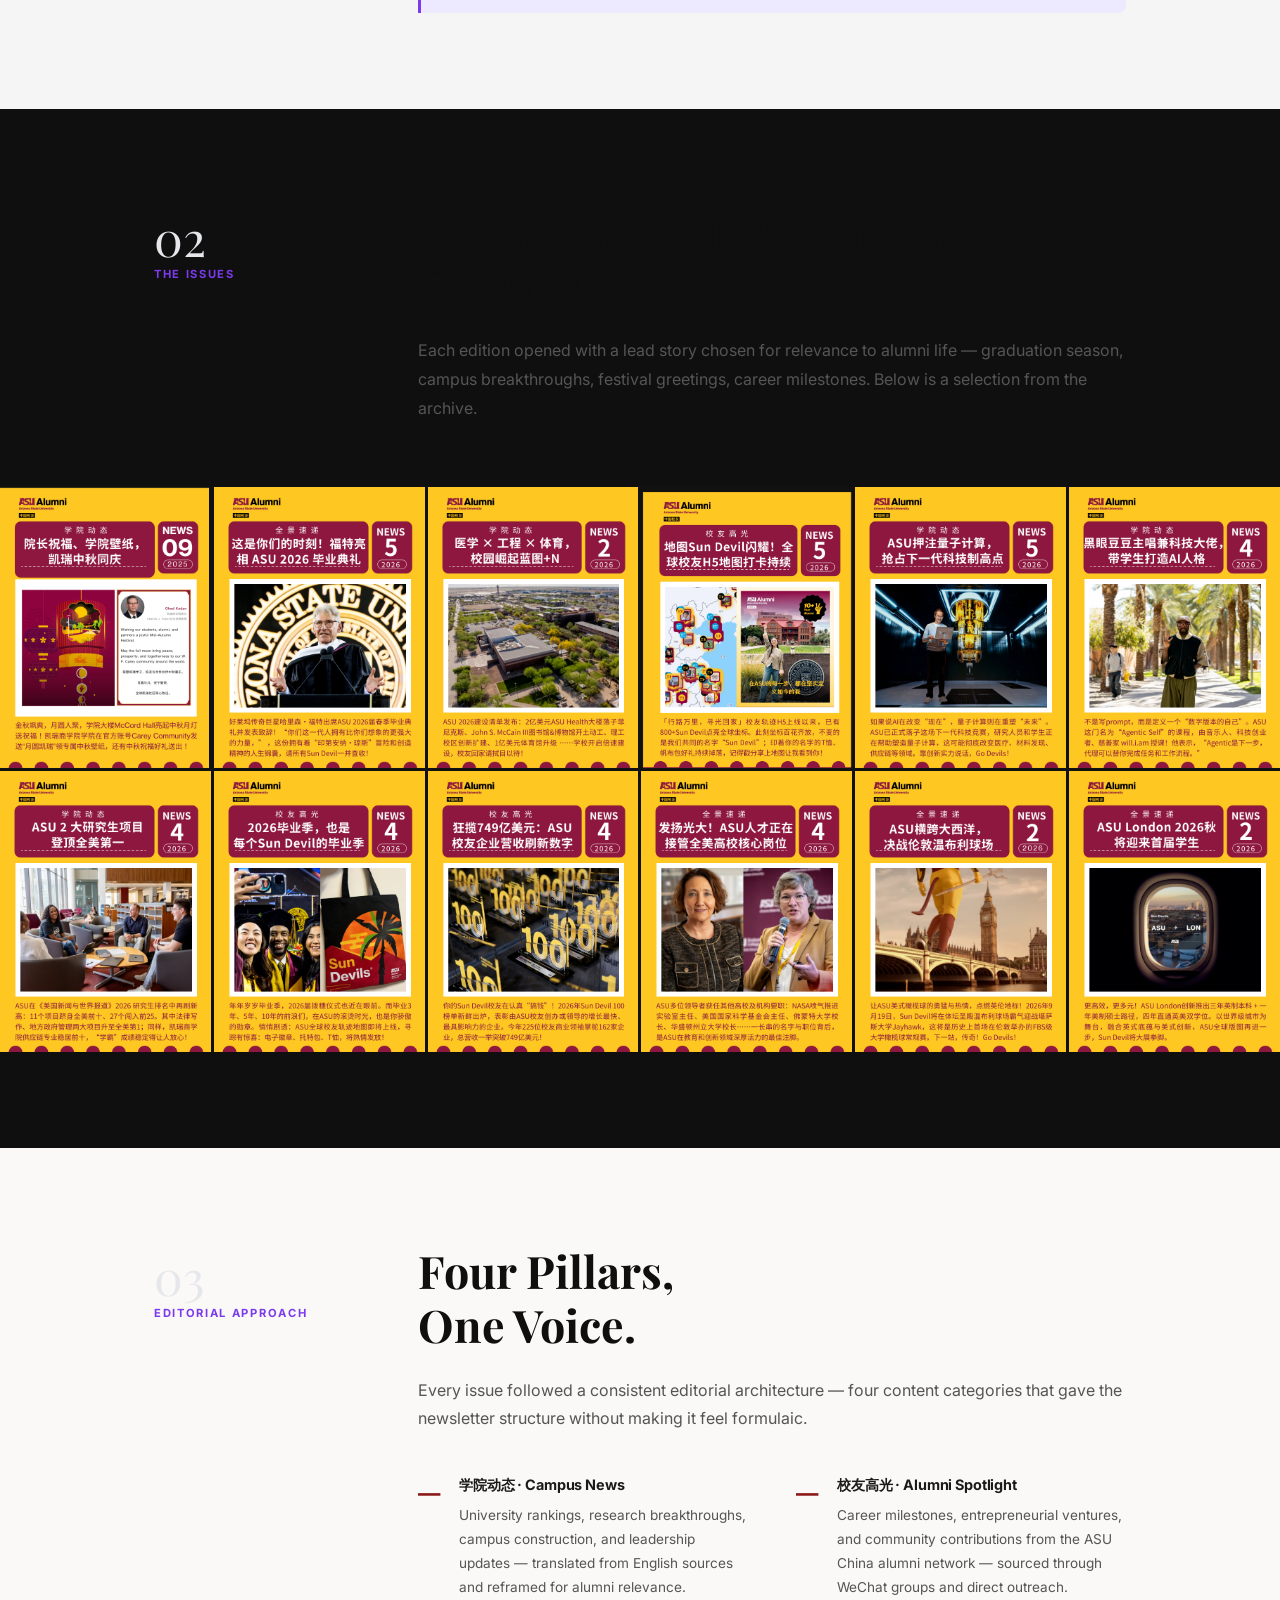
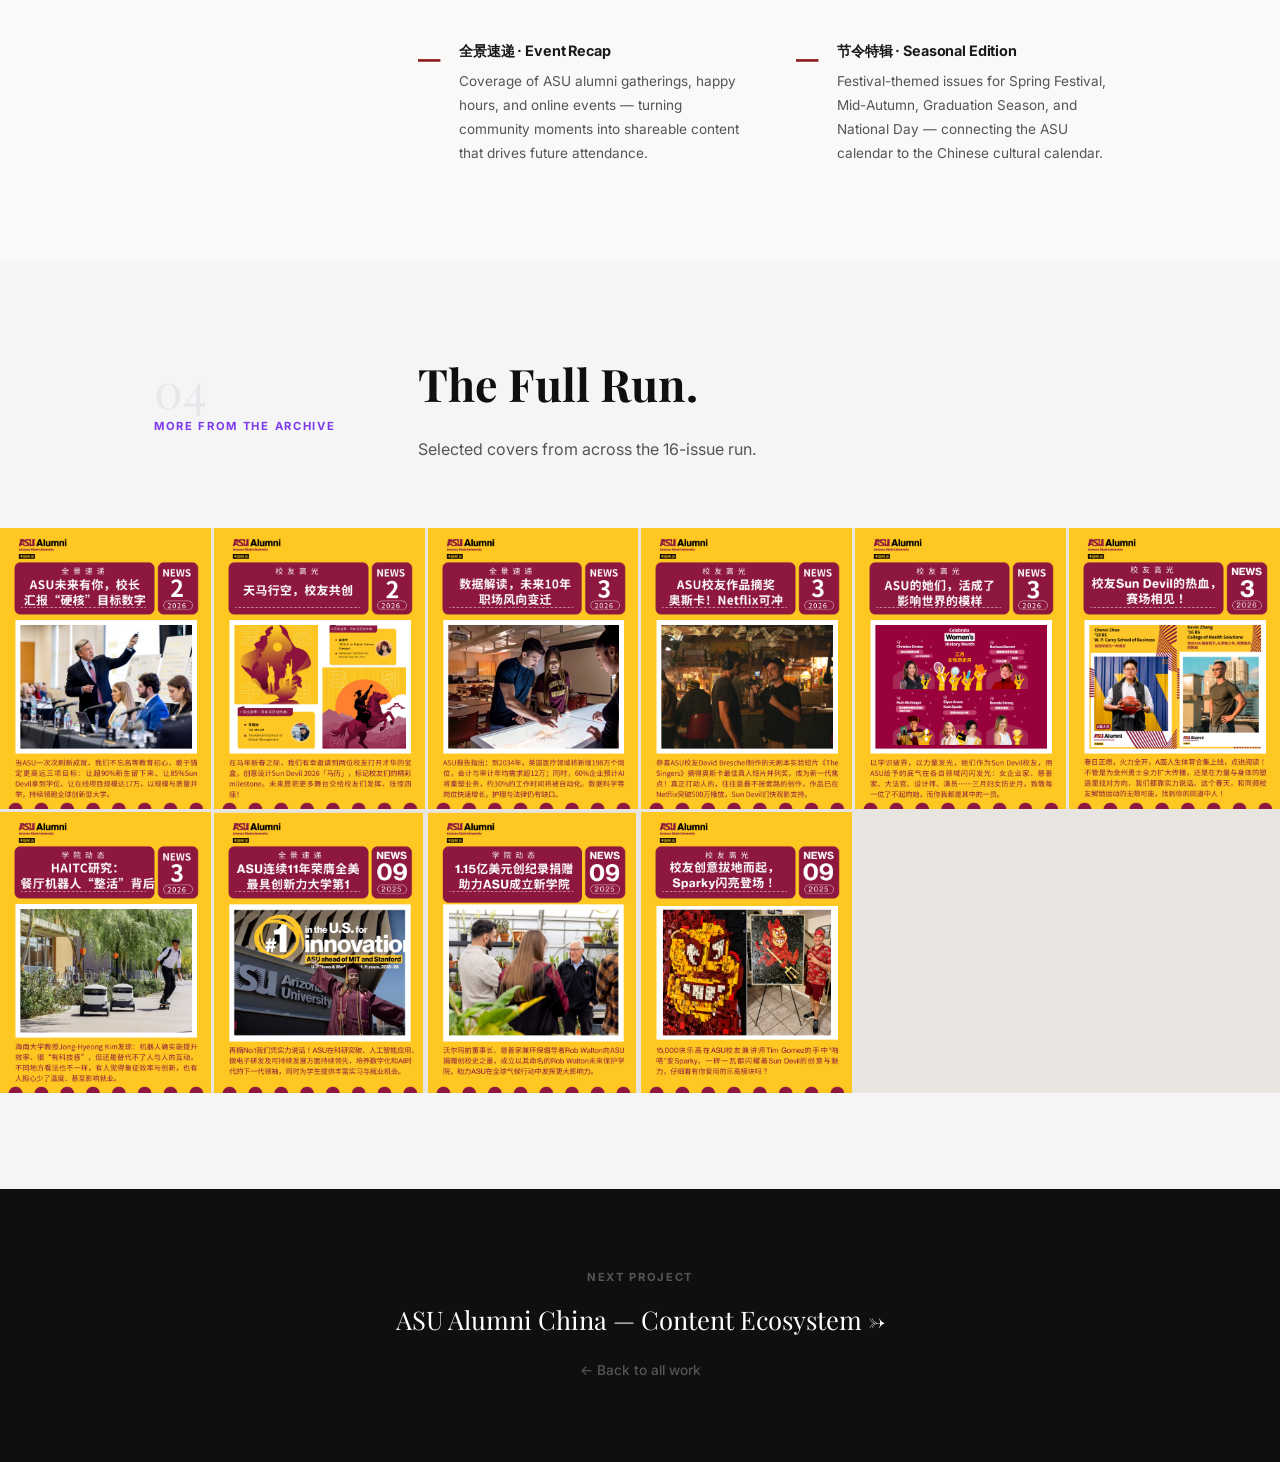
<file: newsletter.html>
<!DOCTYPE html>
<html lang="en">
<head>
  <meta charset="UTF-8" />
  <meta name="viewport" content="width=device-width, initial-scale=1.0" />
  <title>A-Highlights Newsletter — Case Study · Margaret Zuo</title>
  <link rel="stylesheet" href="styles.css" />
  <link rel="stylesheet" href="asu.css" />
  <link rel="stylesheet" href="newsletter.css" />
  <link href="https://fonts.googleapis.com/css2?family=Inter:wght@300;400;500;600;700&family=Playfair+Display:ital,wght@0,700;1,400&display=swap" rel="stylesheet" />
</head>
<body class="case-study-page nl-page">

  <nav class="nav">
    <a href="index.html" class="nav-back">← Back</a>
    <span class="nav-logo">MZ</span>
    <span class="nav-label">Case Study</span>
  </nav>

  <!-- Hero -->
  <header class="cs-hero nl-hero">
    <div class="cs-hero-inner">
      <p class="cs-eyebrow">ASU Alumni China · WeChat · FY25 — FY26</p>
      <h1 class="cs-title">16 Months.<br/>100+ Stories.<br/><em>One Consistent Voice.</em></h1>
      <p class="cs-subtitle">
        Building a monthly alumni newsletter that turned institutional updates into stories
        people actually read — 16 consecutive issues, zero missed deadlines, delivered
        to 3,000+ alumni across China.
      </p>
    </div>
    <div class="cs-meta-bar">
      <div class="cs-meta-item">
        <span class="cs-meta-label">Project</span>
        <span class="cs-meta-value">A-Highlights<br/>月度校友通讯</span>
      </div>
      <div class="cs-meta-item">
        <span class="cs-meta-label">Role</span>
        <span class="cs-meta-value">Editor · Writer<br/>Creative Direction</span>
      </div>
      <div class="cs-meta-item">
        <span class="cs-meta-label">Platform</span>
        <span class="cs-meta-value">WeChat Official Account<br/>微信公众号</span>
      </div>
      <div class="cs-meta-item">
        <span class="cs-meta-label">Cadence</span>
        <span class="cs-meta-value">Monthly · 16 Issues<br/>FY25 — FY26</span>
      </div>
    </div>
  </header>

  <!-- Numbers Bar -->
  <section class="nl-numbers-bar">
    <div class="nl-number-item">
      <span class="nl-number-val">16</span>
      <span class="nl-number-label">Consecutive issues</span>
      <span class="nl-number-note">Zero missed months across FY25–FY26</span>
    </div>
    <div class="nl-number-item">
      <span class="nl-number-val">100+</span>
      <span class="nl-number-label">Original stories</span>
      <span class="nl-number-note">Campus · Alumni · Events · Research</span>
    </div>
    <div class="nl-number-item">
      <span class="nl-number-val">3K+</span>
      <span class="nl-number-label">Alumni reached</span>
      <span class="nl-number-note">WeChat subscribers across China</span>
    </div>
    <div class="nl-number-item">
      <span class="nl-number-val">2</span>
      <span class="nl-number-label">Languages</span>
      <span class="nl-number-note">Every issue bilingual CN / EN</span>
    </div>
  </section>

  <!-- Section 01: Context -->
  <section class="cs-section cs-situation">
    <div class="cs-section-inner">
      <div class="cs-section-label">
        <span class="cs-num">01</span>
        <span>Context</span>
      </div>
      <div class="cs-section-body">
        <h2>Keeping Alumni Connected<br/>Across 10,000 Miles.</h2>
        <p class="cs-lead">
          ASU's Chinese alumni community spans 15 cities — from Beijing to Chengdu,
          Shanghai to Shenzhen. After graduation, most of them disappear into busy careers
          with no reason to stay in touch with the university. The newsletter was the one
          consistent touchpoint designed to change that.
        </p>
        <p>
          Every month, A-Highlights landed in 3,000+ inboxes with a curated mix of
          campus milestones, faculty spotlights, alumni career wins, and community events.
          The editorial challenge wasn't finding content — it was making institutional
          news feel personal, and making personal stories feel worth sharing.
        </p>
        <div class="cs-callout">
          <p>"Consistency is its own form of brand building. Sixteen issues in a row means sixteen months of showing up."</p>
        </div>
      </div>
    </div>
  </section>

  <!-- Section 02: Cover Gallery -->
  <section class="cs-section nl-gallery-section">
    <div class="cs-section-inner">
      <div class="cs-section-label">
        <span class="cs-num">02</span>
        <span>The Issues</span>
      </div>
      <div class="cs-section-body">
        <h2>Every Issue, a Different Story.<br/>Every Issue, the Same Standard.</h2>
        <p class="cs-lead">
          Each edition opened with a lead story chosen for relevance to alumni life —
          graduation season, campus breakthroughs, festival greetings, career milestones.
          Below is a selection from the archive.
        </p>
      </div>
    </div>
    <!-- Full-width gallery grid -->
    <div class="nl-cover-grid">
      <div class="nl-cover-item"><img src="assets/images/work/newsletter/IMG_7217 2.PNG" alt="NEWS 09 2025 — Mid-Autumn Festival" /></div>
      <div class="nl-cover-item"><img src="assets/images/work/newsletter/IMG_8951.PNG" alt="NEWS 05 2026 — ASU Graduation Harrison Ford" /></div>
      <div class="nl-cover-item"><img src="assets/images/work/newsletter/IMG_8960.PNG" alt="NEWS 02 2026 — Campus Development" /></div>
      <div class="nl-cover-item"><img src="assets/images/work/newsletter/IMG_8950.PNG" alt="NEWS 05 2026 — Alumni Map H5" /></div>
      <div class="nl-cover-item"><img src="assets/images/work/newsletter/IMG_8952.PNG" alt="Newsletter Issue" /></div>
      <div class="nl-cover-item"><img src="assets/images/work/newsletter/IMG_8953.PNG" alt="Newsletter Issue" /></div>
      <div class="nl-cover-item"><img src="assets/images/work/newsletter/IMG_8954.PNG" alt="Newsletter Issue" /></div>
      <div class="nl-cover-item"><img src="assets/images/work/newsletter/IMG_8955.PNG" alt="Newsletter Issue" /></div>
      <div class="nl-cover-item"><img src="assets/images/work/newsletter/IMG_8956.PNG" alt="Newsletter Issue" /></div>
      <div class="nl-cover-item"><img src="assets/images/work/newsletter/IMG_8957.PNG" alt="Newsletter Issue" /></div>
      <div class="nl-cover-item"><img src="assets/images/work/newsletter/IMG_8958.PNG" alt="Newsletter Issue" /></div>
      <div class="nl-cover-item"><img src="assets/images/work/newsletter/IMG_8959.PNG" alt="Newsletter Issue" /></div>
    </div>
  </section>

  <!-- Section 03: Editorial Approach -->
  <section class="cs-section nl-approach-section">
    <div class="cs-section-inner">
      <div class="cs-section-label">
        <span class="cs-num">03</span>
        <span>Editorial Approach</span>
      </div>
      <div class="cs-section-body">
        <h2>Four Pillars,<br/>One Voice.</h2>
        <p class="cs-lead">
          Every issue followed a consistent editorial architecture — four content
          categories that gave the newsletter structure without making it feel formulaic.
        </p>

        <div class="nl-pillars">
          <div class="nl-pillar">
            <span class="nl-pillar-num">—</span>
            <div>
              <h4>学院动态 · Campus News</h4>
              <p>University rankings, research breakthroughs, campus construction, and leadership updates — translated from English sources and reframed for alumni relevance.</p>
            </div>
          </div>
          <div class="nl-pillar">
            <span class="nl-pillar-num">—</span>
            <div>
              <h4>校友高光 · Alumni Spotlight</h4>
              <p>Career milestones, entrepreneurial ventures, and community contributions from the ASU China alumni network — sourced through WeChat groups and direct outreach.</p>
            </div>
          </div>
          <div class="nl-pillar">
            <span class="nl-pillar-num">—</span>
            <div>
              <h4>全景速递 · Event Recap</h4>
              <p>Coverage of ASU alumni gatherings, happy hours, and online events — turning community moments into shareable content that drives future attendance.</p>
            </div>
          </div>
          <div class="nl-pillar">
            <span class="nl-pillar-num">—</span>
            <div>
              <h4>节令特辑 · Seasonal Edition</h4>
              <p>Festival-themed issues for Spring Festival, Mid-Autumn, Graduation Season, and National Day — connecting the ASU calendar to the Chinese cultural calendar.</p>
            </div>
          </div>
        </div>
      </div>
    </div>
  </section>

  <!-- Section 04: More covers -->
  <section class="cs-section nl-gallery-section nl-gallery-section--light">
    <div class="cs-section-inner">
      <div class="cs-section-label">
        <span class="cs-num">04</span>
        <span>More from the Archive</span>
      </div>
      <div class="cs-section-body">
        <h2>The Full Run.</h2>
        <p class="cs-lead">Selected covers from across the 16-issue run.</p>
      </div>
    </div>
    <div class="nl-cover-grid nl-cover-grid--light">
      <div class="nl-cover-item"><img src="assets/images/work/newsletter/IMG_8961.PNG" alt="Newsletter Issue" /></div>
      <div class="nl-cover-item"><img src="assets/images/work/newsletter/IMG_8962.PNG" alt="Newsletter Issue" /></div>
      <div class="nl-cover-item"><img src="assets/images/work/newsletter/IMG_8963.PNG" alt="Newsletter Issue" /></div>
      <div class="nl-cover-item"><img src="assets/images/work/newsletter/IMG_8964.PNG" alt="Newsletter Issue" /></div>
      <div class="nl-cover-item"><img src="assets/images/work/newsletter/IMG_8965.PNG" alt="Newsletter Issue" /></div>
      <div class="nl-cover-item"><img src="assets/images/work/newsletter/IMG_8966.PNG" alt="Newsletter Issue" /></div>
      <div class="nl-cover-item"><img src="assets/images/work/newsletter/IMG_8967.PNG" alt="Newsletter Issue" /></div>
      <div class="nl-cover-item"><img src="assets/images/work/newsletter/IMG_8968.PNG" alt="Newsletter Issue" /></div>
      <div class="nl-cover-item"><img src="assets/images/work/newsletter/IMG_8969.PNG" alt="Newsletter Issue" /></div>
      <div class="nl-cover-item"><img src="assets/images/work/newsletter/IMG_8971.PNG" alt="Newsletter Issue" /></div>
    </div>
  </section>

  <!-- Footer CTA -->
  <section class="cs-footer">
    <div class="cs-footer-inner">
      <p class="cs-footer-label">Next Project</p>
      <a href="asu.html" class="cs-footer-next">ASU Alumni China — Content Ecosystem →</a>
      <a href="index.html" class="cs-footer-back">← Back to all work</a>
    </div>
  </section>

</body>
</html>
</file>
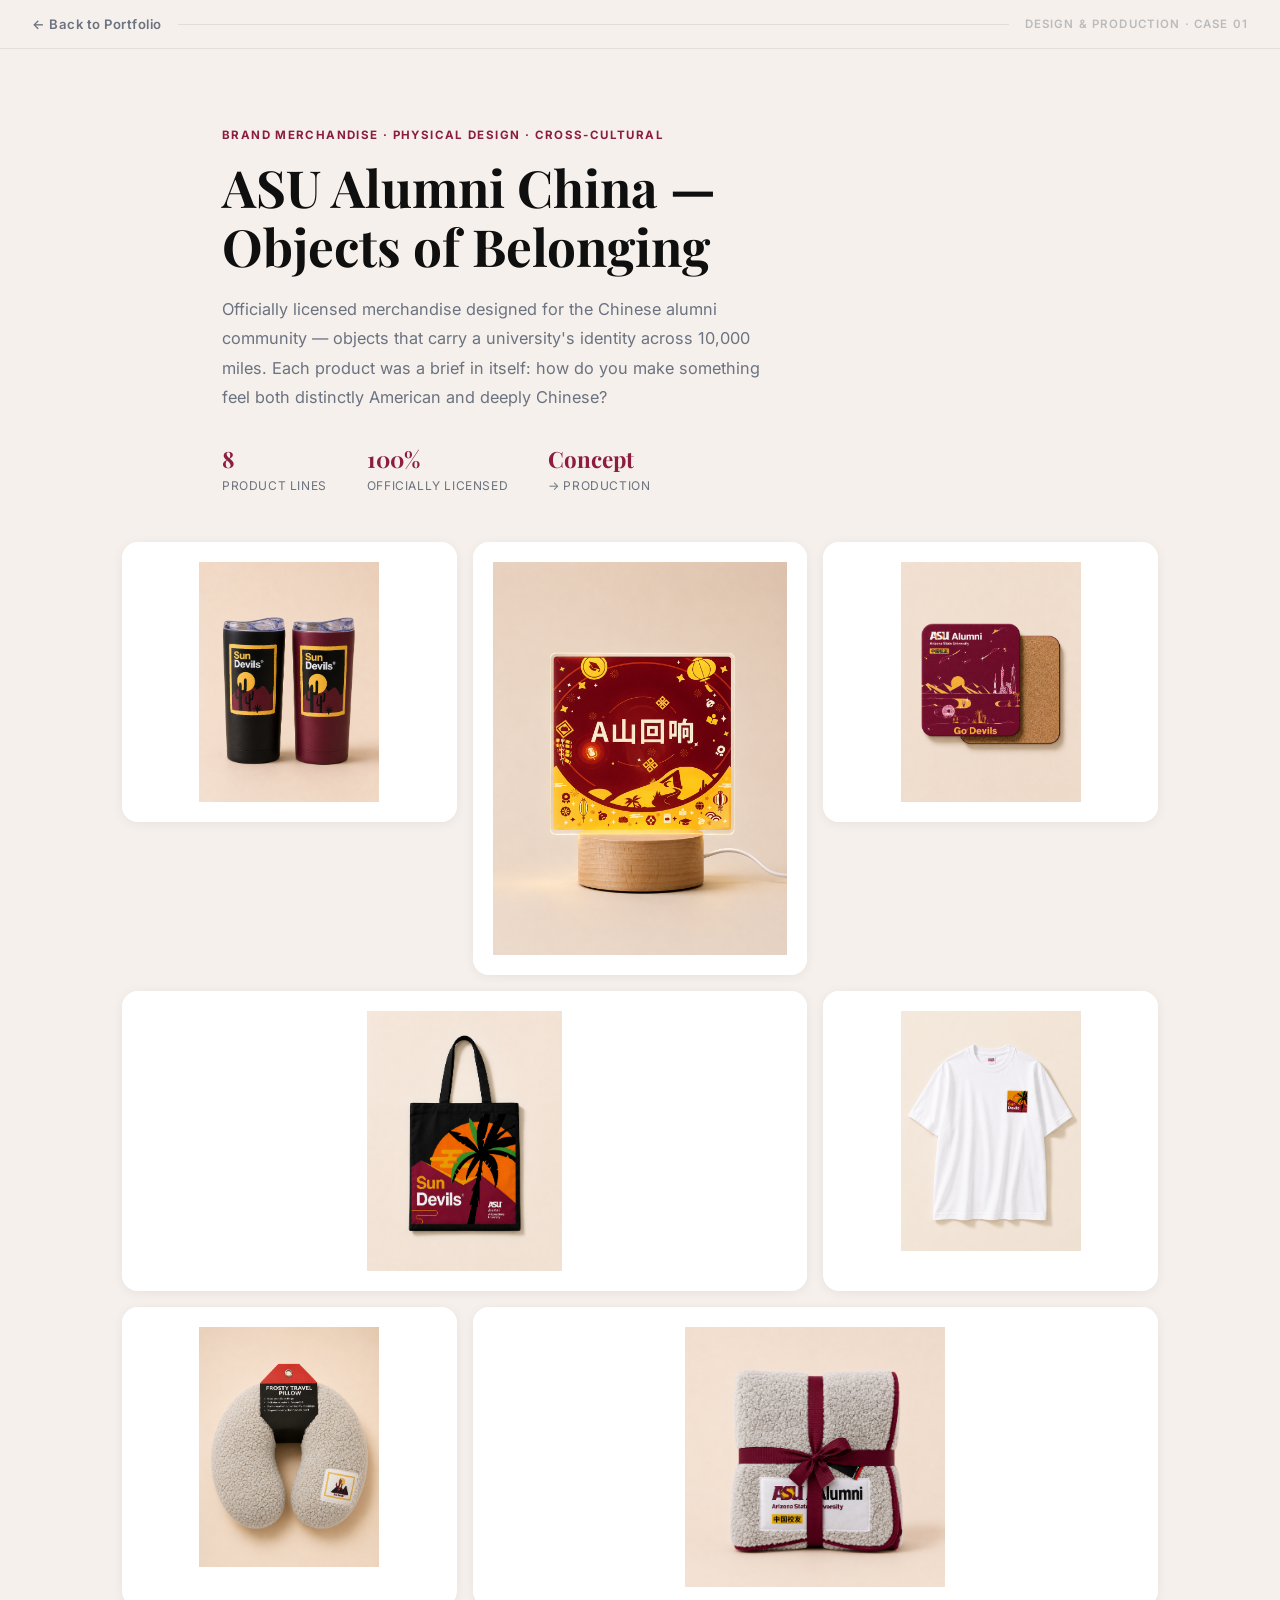
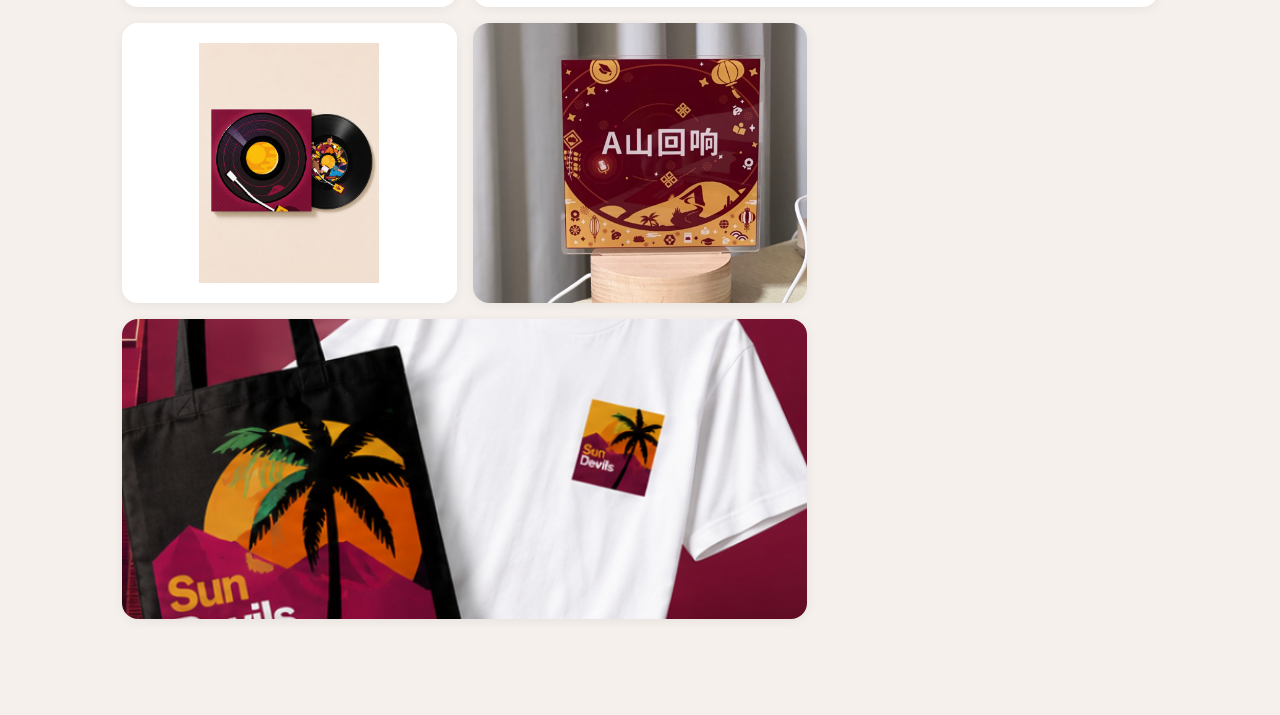
<file: preview-asu-swags.html>
<!DOCTYPE html>
<html lang="en">
<head>
  <meta charset="UTF-8" />
  <meta name="viewport" content="width=device-width, initial-scale=1.0" />
  <title>ASU Alumni China — Objects of Belonging</title>
  <link href="https://fonts.googleapis.com/css2?family=Inter:wght@300;400;500;600;700&family=Playfair+Display:ital,wght@0,700;1,700&display=swap" rel="stylesheet" />
  <style>
    *, *::before, *::after { box-sizing: border-box; margin: 0; padding: 0; }

    :root {
      --black:   #0f0f0f;
      --white:   #fafafa;
      --warm:    #f5f0eb;
      --gray:    #6b7280;
      --accent:  #7c3aed;
      --maroon:  #8c1d40;
      --gold:    #ffc627;
      --font-body: 'Inter', sans-serif;
      --font-display: 'Playfair Display', serif;
    }

    html { scroll-behavior: smooth; }

    body {
      font-family: var(--font-body);
      background: var(--warm);
      color: var(--black);
      min-height: 100vh;
    }

    /* ── Fixed nav ── */
    .top-nav {
      position: fixed;
      top: 0; left: 0; right: 0;
      z-index: 200;
      padding: 1rem 2rem;
      display: flex;
      align-items: center;
      gap: 1rem;
      background: rgba(245, 240, 235, 0.9);
      backdrop-filter: blur(14px);
      border-bottom: 1px solid rgba(0,0,0,0.07);
    }
    .back-link {
      font-size: 0.82rem;
      font-weight: 600;
      color: var(--gray);
      text-decoration: none;
      letter-spacing: 0.04em;
      transition: color 0.2s;
    }
    .back-link:hover { color: var(--accent); }
    .nav-rule { flex: 1; height: 1px; background: rgba(0,0,0,0.08); }
    .nav-label {
      font-size: 0.72rem;
      font-weight: 600;
      letter-spacing: 0.1em;
      color: #bbb;
      text-transform: uppercase;
    }

    /* ── Hero header ── */
    .hero {
      padding: 8rem 2rem 3rem;
      max-width: 900px;
      margin: 0 auto;
    }
    .hero-tag {
      font-size: 0.72rem;
      font-weight: 700;
      letter-spacing: 0.12em;
      text-transform: uppercase;
      color: var(--maroon);
      margin-bottom: 1rem;
      display: block;
    }
    .hero h1 {
      font-family: var(--font-display);
      font-size: clamp(2rem, 5vw, 3.2rem);
      line-height: 1.15;
      margin-bottom: 1.2rem;
      color: var(--black);
    }
    .hero p {
      font-size: 1.02rem;
      color: var(--gray);
      line-height: 1.8;
      max-width: 560px;
    }
    .hero-stats {
      display: flex;
      gap: 2.5rem;
      margin-top: 2rem;
      flex-wrap: wrap;
    }
    .hero-stat span:first-child {
      display: block;
      font-size: 1.4rem;
      font-weight: 700;
      color: var(--maroon);
      font-family: var(--font-display);
    }
    .hero-stat span:last-child {
      font-size: 0.75rem;
      color: var(--gray);
      letter-spacing: 0.05em;
      text-transform: uppercase;
    }

    /* ── Product grid ── */
    .grid-section {
      max-width: 1100px;
      margin: 0 auto;
      padding: 0 2rem 6rem;
    }

    .product-grid {
      display: grid;
      grid-template-columns: repeat(3, 1fr);
      gap: 16px;
    }

    /* Some cards span 2 columns for variety */
    .product-card.wide { grid-column: span 2; }
    .product-card.tall { grid-row: span 2; }

    .product-card {
      position: relative;
      border-radius: 16px;
      overflow: hidden;
      cursor: pointer;
      background: #fff;
      box-shadow: 0 2px 12px rgba(0,0,0,0.06);
      transition: transform 0.3s ease, box-shadow 0.3s ease;
    }
    .product-card:hover {
      transform: translateY(-4px);
      box-shadow: 0 12px 40px rgba(0,0,0,0.14);
    }

    .card-img {
      width: 100%;
      height: 280px;
      object-fit: contain;
      display: block;
      padding: 20px;
      background: #fff;
      transition: transform 0.45s ease;
    }
    .product-card.wide .card-img { height: 300px; }
    .product-card.tall .card-img { height: 100%; min-height: 400px; }
    .product-card:hover .card-img { transform: scale(1.04); }

    /* Lifestyle photo cards (no padding, fill) */
    .product-card.lifestyle .card-img {
      object-fit: cover;
      padding: 0;
    }

    .card-overlay {
      position: absolute;
      inset: 0;
      background: linear-gradient(to top, rgba(0,0,0,0.6) 0%, rgba(0,0,0,0) 50%);
      opacity: 0;
      transition: opacity 0.3s ease;
      display: flex;
      align-items: flex-end;
      padding: 1.2rem;
    }
    .product-card:hover .card-overlay { opacity: 1; }

    .card-info {
      color: #fff;
      transform: translateY(6px);
      transition: transform 0.3s ease;
    }
    .product-card:hover .card-info { transform: translateY(0); }

    .card-tag {
      font-size: 0.65rem;
      font-weight: 600;
      letter-spacing: 0.1em;
      text-transform: uppercase;
      opacity: 0.75;
      margin-bottom: 0.25rem;
    }
    .card-name {
      font-size: 0.95rem;
      font-weight: 600;
      line-height: 1.3;
    }
    .card-hint {
      font-size: 0.7rem;
      opacity: 0.6;
      margin-top: 0.2rem;
    }

    /* ── Lightbox ── */
    .lightbox {
      position: fixed;
      inset: 0;
      z-index: 1000;
      display: flex;
      align-items: center;
      justify-content: center;
      opacity: 0;
      pointer-events: none;
      transition: opacity 0.3s ease;
    }
    .lightbox.open {
      opacity: 1;
      pointer-events: all;
    }
    .lb-backdrop {
      position: absolute;
      inset: 0;
      background: rgba(15, 15, 15, 0.88);
      backdrop-filter: blur(8px);
      cursor: pointer;
    }
    .lb-panel {
      position: relative;
      z-index: 2;
      background: var(--warm);
      border-radius: 20px;
      max-width: 860px;
      width: calc(100% - 3rem);
      max-height: 90vh;
      display: grid;
      grid-template-columns: 1fr 1fr;
      overflow: hidden;
      box-shadow: 0 40px 100px rgba(0,0,0,0.4);
      transform: scale(0.95) translateY(10px);
      transition: transform 0.35s cubic-bezier(0.34, 1.56, 0.64, 1);
    }
    .lightbox.open .lb-panel {
      transform: scale(1) translateY(0);
    }

    .lb-img-wrap {
      background: #fff;
      display: flex;
      align-items: center;
      justify-content: center;
      min-height: 420px;
      padding: 2rem;
    }
    .lb-img {
      max-width: 100%;
      max-height: 400px;
      object-fit: contain;
      border-radius: 8px;
    }

    .lb-content {
      padding: 2.5rem 2rem;
      display: flex;
      flex-direction: column;
      justify-content: space-between;
    }
    .lb-tag {
      font-size: 0.68rem;
      font-weight: 700;
      letter-spacing: 0.12em;
      text-transform: uppercase;
      color: var(--maroon);
      margin-bottom: 0.6rem;
    }
    .lb-title {
      font-family: var(--font-display);
      font-size: 1.5rem;
      line-height: 1.2;
      margin-bottom: 1rem;
    }
    .lb-desc {
      font-size: 0.88rem;
      color: var(--gray);
      line-height: 1.75;
      flex: 1;
    }

    .lb-nav {
      display: flex;
      align-items: center;
      gap: 0.75rem;
      margin-top: 1.5rem;
    }
    .lb-btn {
      width: 40px;
      height: 40px;
      border-radius: 50%;
      border: 1.5px solid rgba(0,0,0,0.12);
      background: transparent;
      cursor: pointer;
      display: flex;
      align-items: center;
      justify-content: center;
      font-size: 1.1rem;
      transition: background 0.2s, border-color 0.2s;
      color: var(--black);
    }
    .lb-btn:hover { background: var(--black); color: #fff; border-color: var(--black); }
    .lb-counter {
      font-size: 0.78rem;
      color: var(--gray);
      letter-spacing: 0.06em;
    }
    .lb-close {
      position: absolute;
      top: 1rem;
      right: 1rem;
      width: 36px;
      height: 36px;
      border-radius: 50%;
      background: rgba(0,0,0,0.08);
      border: none;
      cursor: pointer;
      display: flex;
      align-items: center;
      justify-content: center;
      font-size: 1rem;
      color: var(--black);
      transition: background 0.2s;
      z-index: 3;
    }
    .lb-close:hover { background: rgba(0,0,0,0.16); }

    @media (max-width: 700px) {
      .lb-panel { grid-template-columns: 1fr; }
      .lb-img-wrap { min-height: 260px; }
      .lb-img { max-height: 240px; }
      .lb-content { padding: 1.5rem; }
      .product-grid { grid-template-columns: 1fr 1fr; }
      .product-card.wide { grid-column: span 2; }
      .product-card.tall { grid-row: span 1; }
    }
    @media (max-width: 480px) {
      .product-grid { grid-template-columns: 1fr; }
      .product-card.wide { grid-column: span 1; }
    }
  </style>
</head>
<body>

  <!-- Nav -->
  <nav class="top-nav">
    <a href="index.html#design" class="back-link">← Back to Portfolio</a>
    <div class="nav-rule"></div>
    <span class="nav-label">Design & Production · Case 01</span>
  </nav>

  <!-- Hero -->
  <header class="hero">
    <span class="hero-tag">Brand Merchandise · Physical Design · Cross-cultural</span>
    <h1>ASU Alumni China —<br/>Objects of Belonging</h1>
    <p>Officially licensed merchandise designed for the Chinese alumni community — objects that carry a university's identity across 10,000 miles. Each product was a brief in itself: how do you make something feel both distinctly American and deeply Chinese?</p>
    <div class="hero-stats">
      <div class="hero-stat">
        <span>8</span>
        <span>Product Lines</span>
      </div>
      <div class="hero-stat">
        <span>100%</span>
        <span>Officially Licensed</span>
      </div>
      <div class="hero-stat">
        <span>Concept</span>
        <span>→ Production</span>
      </div>
    </div>
  </header>

  <!-- Product Grid -->
  <section class="grid-section">
    <div class="product-grid" id="productGrid">

      <!-- 1: Tumblers -->
      <div class="product-card" data-index="0">
        <img class="card-img" src="assets/images/design/swags-new/product-03.png" alt="Sun Devils Tumblers" />
        <div class="card-overlay">
          <div class="card-info">
            <div class="card-tag">Drinkware</div>
            <div class="card-name">Sun Devils Tumblers</div>
            <div class="card-hint">Tap to view →</div>
          </div>
        </div>
      </div>

      <!-- 2: Acrylic Light - tall -->
      <div class="product-card tall" data-index="1">
        <img class="card-img" src="assets/images/design/swags-new/product-06-light.png" alt="A山回响 Acrylic LED Light" />
        <div class="card-overlay">
          <div class="card-info">
            <div class="card-tag">Podcast Merch</div>
            <div class="card-name">A山回响 Acrylic Light</div>
            <div class="card-hint">Tap to view →</div>
          </div>
        </div>
      </div>

      <!-- 3: Coasters -->
      <div class="product-card" data-index="2">
        <img class="card-img" src="assets/images/design/swags-new/product-02.png" alt="ASU Alumni Coasters" />
        <div class="card-overlay">
          <div class="card-info">
            <div class="card-tag">Drinkware · Official</div>
            <div class="card-name">ASU Alumni Coasters</div>
            <div class="card-hint">Tap to view →</div>
          </div>
        </div>
      </div>

      <!-- 4: Tote Bag - wide -->
      <div class="product-card wide" data-index="3">
        <img class="card-img" src="assets/images/design/swags-new/product-04.png" alt="Sun Devils Tote Bag" />
        <div class="card-overlay">
          <div class="card-info">
            <div class="card-tag">Apparel</div>
            <div class="card-name">Sun Devils Tote Bag</div>
            <div class="card-hint">Tap to view →</div>
          </div>
        </div>
      </div>

      <!-- 5: T-Shirt -->
      <div class="product-card" data-index="4">
        <img class="card-img" src="assets/images/design/swags-new/product-07-tshirt.png" alt="Sun Devils T-Shirt" />
        <div class="card-overlay">
          <div class="card-info">
            <div class="card-tag">Apparel</div>
            <div class="card-name">Sun Devils T-Shirt</div>
            <div class="card-hint">Tap to view →</div>
          </div>
        </div>
      </div>

      <!-- 6: Travel Pillow -->
      <div class="product-card" data-index="5">
        <img class="card-img" src="assets/images/design/swags-new/product-01.png" alt="Frosty Travel Pillow" />
        <div class="card-overlay">
          <div class="card-info">
            <div class="card-tag">Travel</div>
            <div class="card-name">Frosty Travel Pillow</div>
            <div class="card-hint">Tap to view →</div>
          </div>
        </div>
      </div>

      <!-- 7: Blanket - wide -->
      <div class="product-card wide" data-index="6">
        <img class="card-img" src="assets/images/design/swags-new/product-08-blanket.png" alt="ASU Alumni Sherpa Blanket" />
        <div class="card-overlay">
          <div class="card-info">
            <div class="card-tag">Home</div>
            <div class="card-name">ASU Alumni Sherpa Blanket</div>
            <div class="card-hint">Tap to view →</div>
          </div>
        </div>
      </div>

      <!-- 8: Vinyl Record -->
      <div class="product-card" data-index="7">
        <img class="card-img" src="assets/images/design/swags-new/product-05.png" alt="Alumni Vinyl Record" />
        <div class="card-overlay">
          <div class="card-info">
            <div class="card-tag">Collectible</div>
            <div class="card-name">Alumni Vinyl Record</div>
            <div class="card-hint">Tap to view →</div>
          </div>
        </div>
      </div>

      <!-- 9: Acrylic light real photo -->
      <div class="product-card lifestyle" data-index="8">
        <img class="card-img" src="assets/images/design/asu-swags/swag-06.jpeg" alt="A山回响 light — real photo" />
        <div class="card-overlay">
          <div class="card-info">
            <div class="card-tag">Real Product</div>
            <div class="card-name">A山回响 Light · In Use</div>
            <div class="card-hint">Tap to view →</div>
          </div>
        </div>
      </div>

      <!-- 10: Tote + Tee lifestyle -->
      <div class="product-card lifestyle wide" data-index="9">
        <img class="card-img" src="assets/images/design/asu-swags/swag-08.png" alt="Tote + T-Shirt lifestyle" />
        <div class="card-overlay">
          <div class="card-info">
            <div class="card-tag">Lifestyle</div>
            <div class="card-name">Tote × Tee — Collection</div>
            <div class="card-hint">Tap to view →</div>
          </div>
        </div>
      </div>

    </div>
  </section>

  <!-- Lightbox -->
  <div class="lightbox" id="lightbox" role="dialog" aria-modal="true">
    <div class="lb-backdrop" id="lbBackdrop"></div>
    <div class="lb-panel">
      <button class="lb-close" id="lbClose" aria-label="Close">✕</button>
      <div class="lb-img-wrap">
        <img class="lb-img" id="lbImg" src="[data-uri]" alt="" />
      </div>
      <div class="lb-content">
        <div>
          <div class="lb-tag" id="lbTag"></div>
          <h2 class="lb-title" id="lbTitle"></h2>
          <p class="lb-desc" id="lbDesc"></p>
        </div>
        <div class="lb-nav">
          <button class="lb-btn" id="lbPrev" aria-label="Previous">←</button>
          <button class="lb-btn" id="lbNext" aria-label="Next">→</button>
          <span class="lb-counter" id="lbCounter"></span>
        </div>
      </div>
    </div>
  </div>

<script>
  const products = [
    {
      img: 'assets/images/design/swags-new/product-03.png',
      tag: 'Drinkware',
      name: 'Sun Devils Tumblers',
      desc: 'A matching pair of stainless steel tumblers in ASU maroon and black — each branded with the Sun Devils cactus illustration. Designed as a gift set for alumni events and community activations.'
    },
    {
      img: 'assets/images/design/swags-new/product-06-light.png',
      tag: 'Podcast Merch',
      name: 'A山回响 Acrylic LED Light',
      desc: 'Custom-designed acrylic light box for the A山回响 alumni podcast. Branded with the podcast\'s maroon-and-gold visual identity — a desk piece that alumni could take home from community events. One of the most-requested items.'
    },
    {
      img: 'assets/images/design/swags-new/product-02.png',
      tag: 'Drinkware · Officially Licensed',
      name: 'ASU Alumni Coasters · 4 Pack',
      desc: 'Officially licensed 4-pack coasters featuring a custom illustration of global city skylines — Phoenix, Shanghai, Beijing, and beyond — unified under the ASU Alumni China identity. Go Devils, wherever you are.'
    },
    {
      img: 'assets/images/design/swags-new/product-04.png',
      tag: 'Apparel',
      name: 'Sun Devils Tote Bag',
      desc: 'A black canvas tote featuring the Sun Devils cactus-at-sunset graphic — designed to be something alumni would actually carry. Distributed at alumni events in Beijing and Shanghai.'
    },
    {
      img: 'assets/images/design/swags-new/product-07-tshirt.png',
      tag: 'Apparel',
      name: 'Sun Devils T-Shirt',
      desc: 'A clean white pocket tee with the Sun Devils palm tree graphic — understated enough for everyday wear, identifiable enough to spark a conversation. Designed to feel like something you\'d buy, not something you\'d receive.'
    },
    {
      img: 'assets/images/design/swags-new/product-01.png',
      tag: 'Travel',
      name: 'Frosty Travel Pillow',
      desc: 'A sherpa travel neck pillow with the Sun Devils badge — soft, practical, and unmistakably ASU. Alumni who travel between China and the US found this particularly meaningful: something to carry on the journey home.'
    },
    {
      img: 'assets/images/design/swags-new/product-08-blanket.png',
      tag: 'Home',
      name: 'ASU Alumni Sherpa Blanket',
      desc: 'A maroon-trimmed sherpa blanket tied with an ASU Alumni ribbon — warm, giftable, and distinctly branded. Designed as a premium gift for milestone alumni moments: graduations, reunions, and homecomings.'
    },
    {
      img: 'assets/images/design/swags-new/product-05.png',
      tag: 'Collectible',
      name: 'Alumni Vinyl Record',
      desc: 'A collectible vinyl record featuring original artwork tied to the A山回响 podcast — maroon sleeve with hand-illustrated campus scenes on the center label. A limited-edition piece for alumni who attended the podcast launch event.'
    },
    {
      img: 'assets/images/design/asu-swags/swag-06.jpeg',
      tag: 'Real Product · Podcast Merch',
      name: 'A山回响 Light — In the Wild',
      desc: 'The acrylic light in its real-world context — glowing on a desk, carrying the podcast brand into alumni homes long after the event ends. Merchandise as a memory, not just a giveaway.'
    },
    {
      img: 'assets/images/design/asu-swags/swag-08.png',
      tag: 'Lifestyle · Apparel Collection',
      name: 'Tote × Tee — The Collection',
      desc: 'The tote and tee together — the Sun Devils streetwear collection. Designed to be cohesive without being a set, each piece works on its own or as a pair. Alumni events in China have their own dress code now.'
    }
  ];

  let currentIndex = 0;
  const lightbox = document.getElementById('lightbox');
  const lbImg    = document.getElementById('lbImg');
  const lbTag    = document.getElementById('lbTag');
  const lbTitle  = document.getElementById('lbTitle');
  const lbDesc   = document.getElementById('lbDesc');
  const lbCounter = document.getElementById('lbCounter');

  function openLightbox(index) {
    currentIndex = index;
    updateLightbox();
    lightbox.classList.add('open');
    document.body.style.overflow = 'hidden';
  }

  function closeLightbox() {
    lightbox.classList.remove('open');
    document.body.style.overflow = '';
  }

  function updateLightbox() {
    const p = products[currentIndex];
    lbImg.src = p.img;
    lbImg.alt = p.name;
    lbTag.textContent = p.tag;
    lbTitle.textContent = p.name;
    lbDesc.textContent = p.desc;
    lbCounter.textContent = `${currentIndex + 1} of ${products.length}`;
  }

  function prevProduct() {
    currentIndex = (currentIndex - 1 + products.length) % products.length;
    updateLightbox();
  }

  function nextProduct() {
    currentIndex = (currentIndex + 1) % products.length;
    updateLightbox();
  }

  // Attach card click events
  document.querySelectorAll('.product-card').forEach(card => {
    card.addEventListener('click', () => {
      openLightbox(parseInt(card.dataset.index));
    });
  });

  document.getElementById('lbClose').addEventListener('click', closeLightbox);
  document.getElementById('lbBackdrop').addEventListener('click', closeLightbox);
  document.getElementById('lbPrev').addEventListener('click', prevProduct);
  document.getElementById('lbNext').addEventListener('click', nextProduct);

  // Keyboard navigation
  document.addEventListener('keydown', e => {
    if (!lightbox.classList.contains('open')) return;
    if (e.key === 'Escape') closeLightbox();
    if (e.key === 'ArrowLeft') prevProduct();
    if (e.key === 'ArrowRight') nextProduct();
  });
</script>

</body>
</html>
</file>
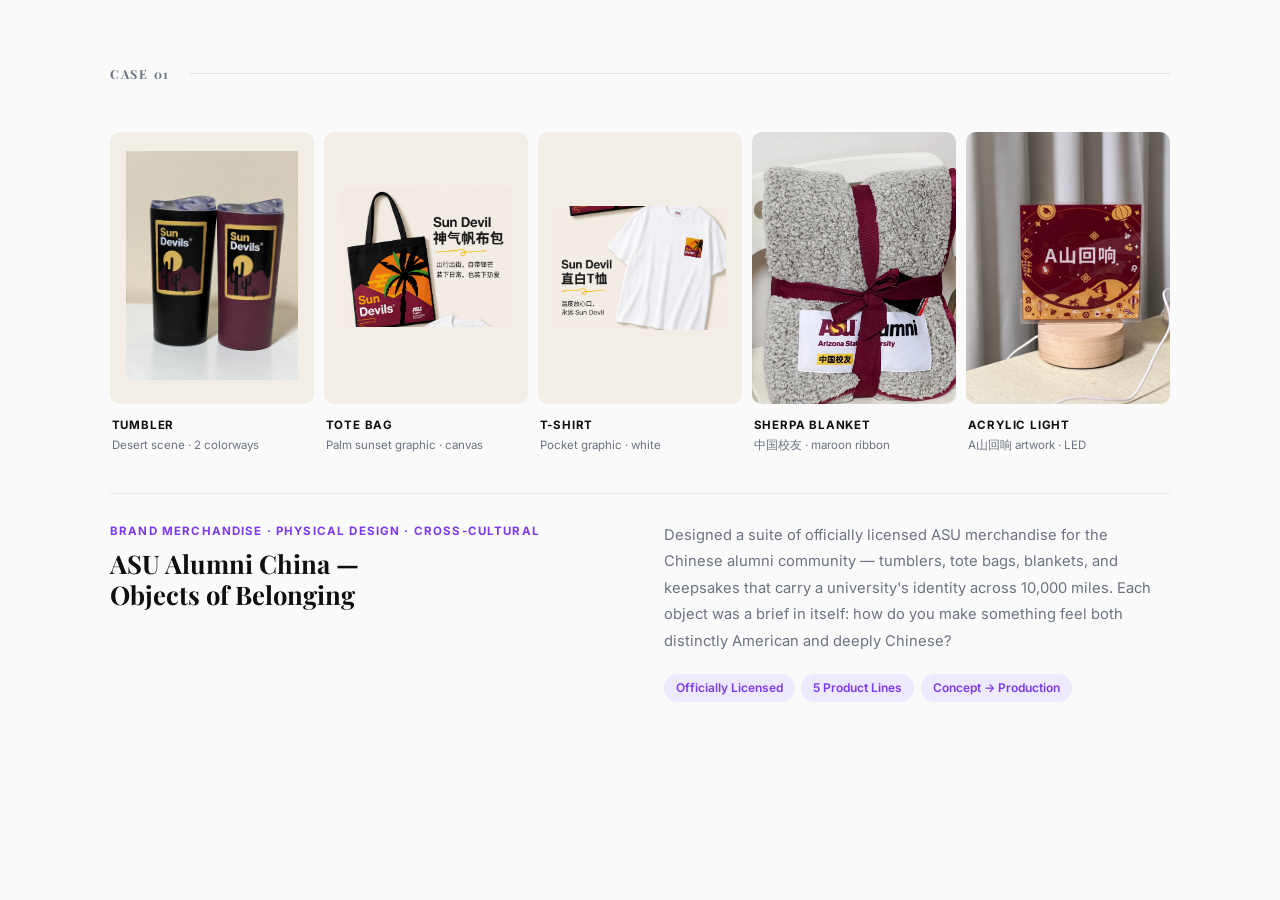
<file: preview-asu.html>
<!DOCTYPE html>
<html lang="en">
<head>
  <meta charset="UTF-8" />
  <meta name="viewport" content="width=device-width, initial-scale=1.0" />
  <title>Module Preview — ASU Swag</title>
  <link href="https://fonts.googleapis.com/css2?family=Inter:wght@300;400;500;600;700&family=Playfair+Display:ital,wght@0,700;1,700&display=swap" rel="stylesheet" />
  <style>
    *, *::before, *::after { box-sizing: border-box; margin: 0; padding: 0; }
    :root {
      --black: #0f0f0f;
      --white: #fafafa;
      --gray: #6b7280;
      --accent: #7c3aed;
      --accent-light: #ede9fe;
      --cream: #f2ede5;      /* unified product stage */
      --font-body: 'Inter', sans-serif;
      --font-display: 'Playfair Display', serif;
    }
    body {
      font-family: var(--font-body);
      background: var(--white);
      color: var(--black);
      line-height: 1.6;
      padding: 4rem 2rem;
    }

    .module { max-width: 1060px; margin: 0 auto; }

    /* Case label */
    .case-label {
      display: flex;
      align-items: center;
      gap: 1.25rem;
      margin-bottom: 3rem;
    }
    .case-num {
      font-family: var(--font-display);
      font-size: 0.78rem;
      font-weight: 700;
      letter-spacing: 0.14em;
      text-transform: uppercase;
      color: var(--gray);
    }
    .case-rule { flex: 1; height: 1px; background: rgba(0,0,0,0.1); }

    /* ── Product grid ── */
    .product-grid {
      display: grid;
      grid-template-columns: repeat(5, 1fr);
      gap: 10px;
      margin-bottom: 2.5rem;
    }

    .product-item { display: flex; flex-direction: column; }

    /* All frames share the same cream stage */
    .product-frame {
      background: var(--cream);
      border-radius: 10px;
      overflow: hidden;
      aspect-ratio: 3 / 4;
      position: relative;
      cursor: zoom-in;
    }

    .product-frame img {
      position: absolute;
      inset: 0;
      width: 100%;
      height: 100%;
      transition: transform 0.45s ease;
    }

    /* contain: product sits in cream bg with breathing room */
    .contain img {
      object-fit: contain;
      padding: 8%;
    }

    /* cover: fills the frame, position adjusted per product */
    .cover img { object-fit: cover; }

    .frame-cup       img { object-position: center 28%; }
    .frame-tote      img { object-position: center 40%; }
    .frame-tshirt    img { object-position: center 50%; }
    .frame-blanket   img { object-position: center 42%; }
    .frame-coaster   img { object-position: center 60%; }
    .frame-light     img { object-position: center 38%; }

    .product-frame:hover img { transform: scale(1.06); }

    /* Caption */
    .product-caption { padding: 0.75rem 0.1rem 0; }
    .product-name {
      font-size: 0.72rem;
      font-weight: 700;
      letter-spacing: 0.07em;
      text-transform: uppercase;
      color: var(--black);
      margin-bottom: 0.15rem;
    }
    .product-note {
      font-size: 0.72rem;
      color: var(--gray);
      line-height: 1.4;
    }

    /* ── Case info ── */
    .case-info {
      display: grid;
      grid-template-columns: 1fr 1fr;
      gap: 3rem;
      align-items: start;
      padding-top: 0.25rem;
      border-top: 1px solid rgba(0,0,0,0.07);
      margin-top: 0.5rem;
    }

    .case-tag {
      font-size: 0.72rem;
      font-weight: 700;
      letter-spacing: 0.1em;
      text-transform: uppercase;
      color: var(--accent);
      display: block;
      margin: 1.5rem 0 0.5rem;
    }
    .case-title {
      font-family: var(--font-display);
      font-size: 1.6rem;
      font-weight: 700;
      line-height: 1.2;
    }
    .case-desc {
      font-size: 0.92rem;
      color: var(--gray);
      line-height: 1.8;
      margin: 1.5rem 0 1.25rem;
    }
    .metrics { display: flex; flex-wrap: wrap; gap: 0.4rem; }
    .metrics span {
      font-size: 0.75rem;
      font-weight: 600;
      background: var(--accent-light);
      color: var(--accent);
      padding: 0.25rem 0.75rem;
      border-radius: 100px;
    }
  </style>
</head>
<body>
<div class="module">

  <div class="case-label">
    <span class="case-num">Case 01</span>
    <div class="case-rule"></div>
  </div>

  <div class="product-grid">

    <!-- Tumbler: clean cream bg photo → contain -->
    <div class="product-item">
      <div class="product-frame contain frame-cup">
        <img src="assets/images/design/asu-swags/cup.jpeg" alt="Sun Devils tumblers" />
      </div>
      <div class="product-caption">
        <p class="product-name">Tumbler</p>
        <p class="product-note">Desert scene · 2 colorways</p>
      </div>
    </div>

    <!-- Tote bag -->
    <div class="product-item">
      <div class="product-frame contain frame-tote">
        <img src="assets/images/design/asu-swags/tote.png" alt="Sun Devils tote bag" />
      </div>
      <div class="product-caption">
        <p class="product-name">Tote Bag</p>
        <p class="product-note">Palm sunset graphic · canvas</p>
      </div>
    </div>

    <!-- T-shirt -->
    <div class="product-item">
      <div class="product-frame contain frame-tshirt">
        <img src="assets/images/design/asu-swags/tshirt.png" alt="Sun Devils T-shirt" />
      </div>
      <div class="product-caption">
        <p class="product-name">T-Shirt</p>
        <p class="product-note">Pocket graphic · white</p>
      </div>
    </div>

    <!-- Blanket: cover, crop to show product + logo -->
    <div class="product-item">
      <div class="product-frame cover frame-blanket">
        <img src="assets/images/design/asu-swags/swag-02.jpg" alt="ASU Alumni blanket" />
      </div>
      <div class="product-caption">
        <p class="product-name">Sherpa Blanket</p>
        <p class="product-note">中国校友 · maroon ribbon</p>
      </div>
    </div>

    <!-- Acrylic light: cover, center on the artwork -->
    <div class="product-item">
      <div class="product-frame cover frame-light">
        <img src="assets/images/design/asu-swags/swag-06.jpeg" alt="A山回响 acrylic light" />
      </div>
      <div class="product-caption">
        <p class="product-name">Acrylic Light</p>
        <p class="product-note">A山回响 artwork · LED</p>
      </div>
    </div>

  </div>

  <!-- Case info -->
  <div class="case-info">
    <div>
      <span class="case-tag">Brand Merchandise · Physical Design · Cross-cultural</span>
      <h2 class="case-title">ASU Alumni China —<br/>Objects of Belonging</h2>
    </div>
    <div>
      <p class="case-desc">Designed a suite of officially licensed ASU merchandise for the Chinese alumni community — tumblers, tote bags, blankets, and keepsakes that carry a university's identity across 10,000 miles. Each object was a brief in itself: how do you make something feel both distinctly American and deeply Chinese?</p>
      <div class="metrics">
        <span>Officially Licensed</span>
        <span>5 Product Lines</span>
        <span>Concept → Production</span>
      </div>
    </div>
  </div>

</div>
</body>
</html>
</file>
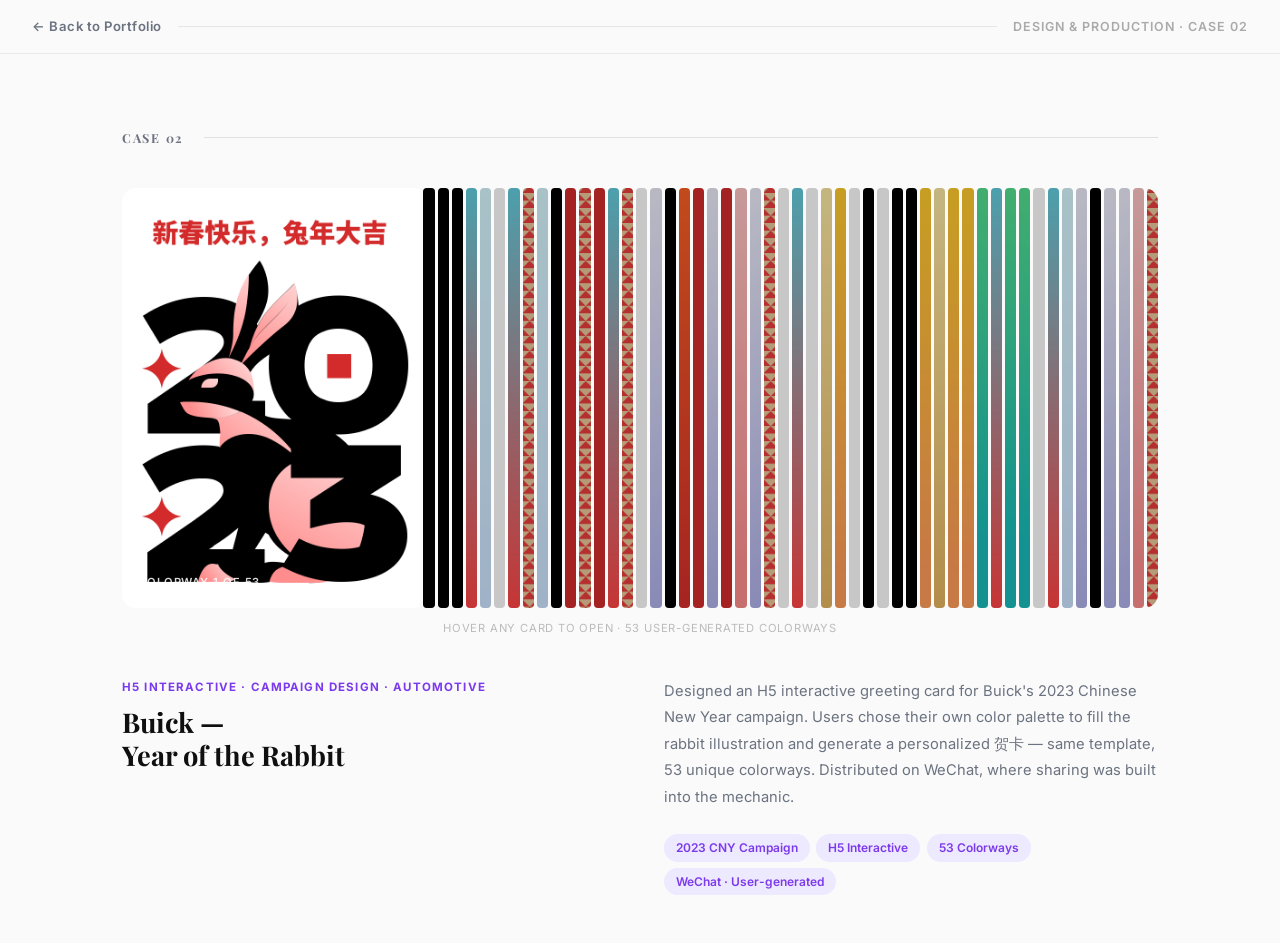
<file: preview-buick.html>
<!DOCTYPE html>
<html lang="en">
<head>
  <meta charset="UTF-8" />
  <meta name="viewport" content="width=device-width, initial-scale=1.0" />
  <title>Module Preview — Buick Rabbit</title>
  <link href="https://fonts.googleapis.com/css2?family=Inter:wght@300;400;500;600;700&family=Playfair+Display:wght@700&display=swap" rel="stylesheet" />
  <style>
    *, *::before, *::after { box-sizing: border-box; margin: 0; padding: 0; }
    :root {
      --black: #0f0f0f;
      --white: #fafafa;
      --gray: #6b7280;
      --accent: #7c3aed;
      --accent-light: #ede9fe;
      --font-body: 'Inter', sans-serif;
      --font-display: 'Playfair Display', serif;
    }
    body {
      font-family: var(--font-body);
      background: var(--white);
      color: var(--black);
      line-height: 1.6;
      padding: 4rem 0 3rem;
    }

    .module-header {
      max-width: 1100px;
      margin: 0 auto 2.5rem;
      padding: 0 2rem;
    }
    .case-label {
      display: flex;
      align-items: center;
      gap: 1.25rem;
      margin-bottom: 2.5rem;
    }
    .case-num {
      font-family: var(--font-display);
      font-size: 0.78rem;
      font-weight: 700;
      letter-spacing: 0.14em;
      text-transform: uppercase;
      color: var(--gray);
      white-space: nowrap;
    }
    .case-rule { flex: 1; height: 1px; background: rgba(0,0,0,0.1); }

    /* ── Accordion strip ── */
    .accordion-wrap {
      max-width: 1100px;
      margin: 0 auto;
      padding: 0 2rem;
    }

    .accordion {
      display: flex;
      gap: 3px;
      height: 420px;
      border-radius: 14px;
      overflow: hidden;
      cursor: pointer;
    }

    .acc-card {
      flex: 0.3;                      /* collapsed by default */
      min-width: 0;
      position: relative;
      overflow: hidden;
      border-radius: 4px;
      transition: flex 0.5s cubic-bezier(0.4, 0, 0.2, 1);
      cursor: pointer;
    }

    /* The open card — always exactly one */
    .acc-card.acc-open {
      flex: 8;
    }

    .acc-card img {
      position: absolute;
      top: 0;
      left: 0;
      height: 100%;
      width: auto;
      min-width: 100%;
      object-fit: cover;
      object-position: center top;
      pointer-events: none;
      user-select: none;
    }

    /* Dark overlay on collapsed cards */
    .acc-card::after {
      content: '';
      position: absolute;
      inset: 0;
      background: rgba(0,0,0,0.22);
      transition: opacity 0.4s;
    }
    .acc-card.acc-open::after {
      opacity: 0;
    }

    /* Label shows only when open */
    .acc-card .acc-label {
      position: absolute;
      bottom: 1rem;
      left: 1rem;
      right: 1rem;
      font-size: 0.7rem;
      font-weight: 600;
      letter-spacing: 0.08em;
      color: rgba(255,255,255,0.85);
      text-transform: uppercase;
      opacity: 0;
      transform: translateY(6px);
      transition: opacity 0.3s 0.15s, transform 0.3s 0.15s;
      pointer-events: none;
      z-index: 2;
    }
    .acc-card.acc-open .acc-label {
      opacity: 1;
      transform: translateY(0);
    }

    /* Hint text below strip */
    .accordion-hint {
      margin-top: 0.75rem;
      font-size: 0.7rem;
      letter-spacing: 0.07em;
      color: #bbb;
      text-transform: uppercase;
      text-align: center;
    }

    /* ── Case info ── */
    .module-footer {
      max-width: 1100px;
      margin: 2.5rem auto 0;
      padding: 0 2rem;
      display: grid;
      grid-template-columns: 1fr 1fr;
      gap: 3rem;
      align-items: start;
    }
    .case-tag {
      font-size: 0.72rem;
      font-weight: 700;
      letter-spacing: 0.1em;
      text-transform: uppercase;
      color: var(--accent);
      display: block;
      margin-bottom: 0.6rem;
    }
    .case-title {
      font-family: var(--font-display);
      font-size: 1.7rem;
      font-weight: 700;
      line-height: 1.2;
    }
    .case-desc {
      font-size: 0.92rem;
      color: var(--gray);
      line-height: 1.8;
      margin-bottom: 1.5rem;
    }
    .metrics { display: flex; flex-wrap: wrap; gap: 0.4rem; }
    .metrics span {
      font-size: 0.75rem;
      font-weight: 600;
      background: var(--accent-light);
      color: var(--accent);
      padding: 0.25rem 0.75rem;
      border-radius: 100px;
    }
  </style>
</head>
<body>

  <!-- Back nav -->
  <div style="position:fixed;top:0;left:0;right:0;z-index:100;padding:1rem 2rem;display:flex;align-items:center;gap:1rem;background:rgba(250,250,250,0.88);backdrop-filter:blur(12px);border-bottom:1px solid rgba(0,0,0,0.07);">
    <a href="index.html#design" style="display:flex;align-items:center;gap:0.5rem;font-size:0.82rem;font-weight:600;color:#6b7280;text-decoration:none;letter-spacing:0.04em;transition:color 0.2s;" onmouseover="this.style.color='#7c3aed'" onmouseout="this.style.color='#6b7280'">
      ← Back to Portfolio
    </a>
    <div style="flex:1;height:1px;background:rgba(0,0,0,0.08);"></div>
    <span style="font-size:0.78rem;font-weight:600;letter-spacing:0.08em;color:#aaa;text-transform:uppercase;">Design & Production · Case 02</span>
  </div>

  <div class="module-header" style="margin-top:4rem;">
    <div class="case-label">
      <span class="case-num">Case 02</span>
      <div class="case-rule"></div>
    </div>
  </div>

  <div class="accordion-wrap">
    <div class="accordion" id="accordion"></div>
    <p class="accordion-hint">hover any card to open · 53 user-generated colorways</p>
  </div>

  <div class="module-footer">
    <div>
      <span class="case-tag">H5 Interactive · Campaign Design · Automotive</span>
      <h2 class="case-title">Buick —<br/>Year of the Rabbit</h2>
    </div>
    <div>
      <p class="case-desc">Designed an H5 interactive greeting card for Buick's 2023 Chinese New Year campaign. Users chose their own color palette to fill the rabbit illustration and generate a personalized 贺卡 — same template, 53 unique colorways. Distributed on WeChat, where sharing was built into the mechanic.</p>
      <div class="metrics">
        <span>2023 CNY Campaign</span>
        <span>H5 Interactive</span>
        <span>53 Colorways</span>
        <span>WeChat · User-generated</span>
      </div>
    </div>
  </div>

<script>
  const TOTAL = 53;
  const acc = document.getElementById('accordion');
  const cards = [];

  for (let i = 1; i <= TOTAL; i++) {
    const card = document.createElement('div');
    card.className = 'acc-card';

    const img = document.createElement('img');
    img.src = `assets/images/design/buick-rabbit-cropped/rabbit-${String(i).padStart(2,'0')}.png`;
    img.alt = `Rabbit colorway ${i}`;
    img.loading = 'lazy';
    img.draggable = false;

    const label = document.createElement('span');
    label.className = 'acc-label';
    label.textContent = `Colorway ${i} of ${TOTAL}`;

    card.appendChild(img);
    card.appendChild(label);
    acc.appendChild(card);
    cards.push(card);
  }

  // Open a specific card, close the rest
  function openCard(card) {
    cards.forEach(c => c.classList.remove('acc-open'));
    card.classList.add('acc-open');
  }

  // Default: open the first card
  openCard(cards[0]);

  // Hover → open that card
  cards.forEach(card => {
    card.addEventListener('mouseenter', () => openCard(card));
  });
</script>

</body>
</html>
</file>
<file: styles.css>
*, *::before, *::after { box-sizing: border-box; margin: 0; padding: 0; }

:root {
  --black: #0f0f0f;
  --white: #fafafa;
  --gray: #6b7280;
  --light: #f5f5f5;
  --accent: #7c3aed;
  --accent-light: #ede9fe;
  --radius: 16px;
  --font-body: 'Inter', sans-serif;
  --font-display: 'Playfair Display', serif;
}

html { scroll-behavior: smooth; }

body {
  font-family: var(--font-body);
  background: var(--white);
  color: var(--black);
  line-height: 1.6;
}

/* Nav */
.nav {
  position: fixed;
  top: 0; left: 0; right: 0;
  z-index: 100;
  display: flex;
  align-items: center;
  justify-content: space-between;
  padding: 1.2rem 4rem;
  background: rgba(250, 250, 250, 0.85);
  backdrop-filter: blur(12px);
  border-bottom: 1px solid rgba(0,0,0,0.06);
}

.nav-logo {
  font-family: var(--font-display);
  font-size: 1.4rem;
  font-weight: 700;
  color: var(--accent);
}

.nav-links {
  display: flex;
  gap: 2.5rem;
  list-style: none;
}

.nav-links a {
  text-decoration: none;
  color: var(--black);
  font-size: 0.9rem;
  font-weight: 500;
  letter-spacing: 0.02em;
  transition: color 0.2s;
}

.nav-links a:hover { color: var(--accent); }

/* Hero */
.hero {
  min-height: 100vh;
  display: flex;
  align-items: center;
  justify-content: space-between;
  gap: 4rem;
  padding: 8rem 4rem 4rem;
  max-width: 1200px;
  margin: 0 auto;
}

.hero-content { flex: 1; }

.hero-eyebrow {
  font-size: 0.8rem;
  font-weight: 600;
  letter-spacing: 0.15em;
  text-transform: uppercase;
  color: var(--accent);
  margin-bottom: 1rem;
}

.hero-name {
  font-family: var(--font-display);
  font-size: clamp(3rem, 6vw, 5rem);
  line-height: 1.1;
  margin-bottom: 0.5rem;
}

.hero-tagline {
  font-size: 1.1rem;
  color: var(--gray);
  margin-bottom: 1.5rem;
  letter-spacing: 0.05em;
}

.hero-desc {
  font-size: 1.05rem;
  color: #444;
  max-width: 480px;
  margin-bottom: 2.5rem;
  line-height: 1.75;
}

.hero-cta { display: flex; gap: 1rem; flex-wrap: wrap; }

.btn {
  display: inline-block;
  padding: 0.85rem 2rem;
  border-radius: 100px;
  font-size: 0.9rem;
  font-weight: 600;
  text-decoration: none;
  transition: all 0.2s;
}

.btn-primary {
  background: var(--accent);
  color: #fff;
}
.btn-primary:hover { background: #6d28d9; transform: translateY(-1px); }

.btn-outline {
  border: 2px solid var(--black);
  color: var(--black);
}
.btn-outline:hover { background: var(--black); color: #fff; transform: translateY(-1px); }

.hero-graphic {
  flex: 1;
  display: flex;
  flex-direction: column;
  align-items: center;
  position: relative;
}

.blob {
  width: 340px;
  height: 340px;
  background: linear-gradient(135deg, var(--accent-light), #fce7f3);
  border-radius: 60% 40% 30% 70% / 60% 30% 70% 40%;
  animation: morph 8s ease-in-out infinite;
  position: absolute;
  top: -40px;
}

@keyframes morph {
  0%, 100% { border-radius: 60% 40% 30% 70% / 60% 30% 70% 40%; }
  50% { border-radius: 30% 60% 70% 40% / 50% 60% 30% 60%; }
}

.stat-cards {
  display: flex;
  flex-direction: column;
  gap: 1rem;
  position: relative;
  z-index: 1;
  margin-top: 2rem;
}

.stat-card {
  background: #fff;
  border-radius: var(--radius);
  padding: 1.2rem 2rem;
  box-shadow: 0 4px 24px rgba(0,0,0,0.08);
  display: flex;
  flex-direction: column;
  align-items: center;
  min-width: 180px;
  transition: transform 0.2s;
}

.stat-card:hover { transform: translateY(-3px); }

.stat-num {
  font-family: var(--font-display);
  font-size: 2rem;
  color: var(--accent);
}

.stat-label {
  font-size: 0.8rem;
  color: var(--gray);
  font-weight: 500;
}

/* Sections */
.section-inner {
  max-width: 1100px;
  margin: 0 auto;
  padding: 5rem 4rem;
}

.section-label {
  font-size: 0.75rem;
  font-weight: 700;
  letter-spacing: 0.2em;
  text-transform: uppercase;
  color: var(--accent);
  margin-bottom: 0.75rem;
}

.section-label.center, h2.center, p.center { text-align: center; }

h2 {
  font-family: var(--font-display);
  font-size: clamp(2rem, 3.5vw, 2.8rem);
  line-height: 1.2;
  margin-bottom: 1.5rem;
}

/* About */
.about { background: var(--light); }

.about .section-inner {
  display: grid;
  grid-template-columns: 0.5fr 1fr 0.85fr;
  gap: 3.5rem;
  align-items: start;
}

/* Headshot */
.about-photo {
  position: sticky;
  top: 6rem;
}

.about-photo img {
  width: 100%;
  aspect-ratio: 3 / 4;
  object-fit: cover;
  object-position: top center;
  border-radius: 16px;
  display: block;
  box-shadow: 0 16px 48px rgba(0,0,0,0.12);
}

.about-text p {
  color: #555;
  margin-bottom: 1rem;
  font-size: 1.02rem;
  line-height: 1.8;
}

.about-tags {
  display: flex;
  flex-wrap: wrap;
  gap: 0.6rem;
  padding-top: 0.5rem;
}

.tag {
  background: #fff;
  border: 1.5px solid #e5e7eb;
  border-radius: 100px;
  padding: 0.4rem 1rem;
  font-size: 0.82rem;
  font-weight: 500;
  color: var(--black);
  transition: all 0.2s;
  cursor: default;
}

.tag:hover { background: var(--accent); color: #fff; border-color: var(--accent); }

/* Skills */
.skills-grid {
  display: grid;
  grid-template-columns: repeat(3, 1fr);
  gap: 1.5rem;
  margin-top: 3rem;
}

.skill-card {
  background: var(--light);
  border-radius: var(--radius);
  padding: 2rem;
  transition: transform 0.2s, box-shadow 0.2s;
}

.skill-card:hover {
  transform: translateY(-4px);
  box-shadow: 0 12px 32px rgba(124,58,237,0.1);
}

.skill-icon { font-size: 2rem; margin-bottom: 1rem; }

.skill-card h3 {
  font-size: 1.1rem;
  font-weight: 700;
  margin-bottom: 0.75rem;
}

.skill-card p {
  font-size: 0.9rem;
  color: var(--gray);
  margin-bottom: 1rem;
  line-height: 1.7;
}

.skill-card ul {
  list-style: none;
  display: flex;
  flex-direction: column;
  gap: 0.4rem;
}

.skill-card ul li {
  font-size: 0.85rem;
  color: #555;
  padding-left: 1.2rem;
  position: relative;
}

.skill-card ul li::before {
  content: '→';
  position: absolute;
  left: 0;
  color: var(--accent);
  font-size: 0.8rem;
}

/* Work */
.work { background: var(--light); }

/* ── Work: Split layout ── */
.work-split {
  display: grid;
  grid-template-columns: 1fr 1.4fr;
  max-width: 1100px;
  margin: 2.5rem auto 0;
  padding: 0 2rem 6rem;
  gap: 0;
  align-items: start;
}

/* Left: project list */
.proj-list {
  border-right: 1px solid rgba(0,0,0,0.08);
  padding-right: 0;
}

.proj-row {
  display: flex;
  align-items: center;
  gap: 1rem;
  padding: 1.4rem 1.5rem 1.4rem 0;
  border-bottom: 1px solid rgba(0,0,0,0.06);
  cursor: pointer;
  transition: background 0.2s;
  position: relative;
}

.proj-row::before {
  content: '';
  position: absolute;
  left: -2rem;
  top: 0; bottom: 0;
  width: 3px;
  background: var(--accent);
  opacity: 0;
  transition: opacity 0.2s;
  border-radius: 0 2px 2px 0;
}

.proj-row.active::before,
.proj-row:hover::before { opacity: 1; }

.proj-num {
  font-family: var(--font-display);
  font-size: 0.72rem;
  font-weight: 700;
  letter-spacing: 0.1em;
  color: #ccc;
  flex-shrink: 0;
  width: 1.8rem;
  transition: color 0.2s;
}
.proj-row.active .proj-num,
.proj-row:hover .proj-num { color: var(--accent); }

.proj-meta { flex: 1; min-width: 0; }

.proj-title {
  display: block;
  font-size: 0.97rem;
  font-weight: 600;
  color: var(--black);
  white-space: nowrap;
  overflow: hidden;
  text-overflow: ellipsis;
  transition: color 0.2s;
}
.proj-row:hover .proj-title { color: var(--accent); }

.proj-subtitle {
  display: block;
  font-size: 0.75rem;
  color: var(--gray);
  margin-top: 0.2rem;
}

.proj-arrow {
  font-size: 0.85rem;
  color: #ddd;
  flex-shrink: 0;
  transition: color 0.2s, transform 0.2s;
}
.proj-row.active .proj-arrow,
.proj-row:hover .proj-arrow {
  color: var(--accent);
  transform: translateX(3px);
}

/* Right: preview panel */
.proj-preview-wrap {
  position: sticky;
  top: 6rem;
  padding-left: 3rem;
}

.proj-preview {
  display: none;
  animation: previewFadeIn 0.3s ease;
}
.proj-preview.active { display: block; }

@keyframes previewFadeIn {
  from { opacity: 0; transform: translateY(8px); }
  to   { opacity: 1; transform: translateY(0); }
}

/* Image area */
.proj-preview-img {
  width: 100%;
  height: 300px;
  border-radius: 16px;
  overflow: hidden;
  margin-bottom: 1.5rem;
  background: #1a0a2e;
}
.proj-preview-img img {
  width: 100%;
  height: 100%;
  object-fit: cover;
  display: block;
}

/* Phone-style image (tall screenshots) */
.proj-preview-img--phone {
  height: 360px;
  background: #f5f0eb;
  display: flex;
  align-items: center;
  justify-content: center;
}
.proj-preview-img--phone img {
  width: auto;
  height: 100%;
  object-fit: contain;
}

/* Typographic / gradient visual for projects without photos */
.proj-preview-img--type {
  display: flex;
  align-items: center;
  justify-content: center;
}
.proj-type-visual {
  display: flex;
  align-items: center;
  justify-content: center;
  width: 100%;
  height: 100%;
}

/* Preview text */
.proj-preview-tag {
  display: block;
  font-size: 0.7rem;
  font-weight: 700;
  letter-spacing: 0.12em;
  text-transform: uppercase;
  color: var(--accent);
  margin-bottom: 0.6rem;
}

.proj-preview-body p {
  font-size: 0.9rem;
  color: var(--gray);
  line-height: 1.8;
  margin-bottom: 1rem;
}

.proj-preview-metrics {
  display: flex;
  flex-wrap: wrap;
  gap: 0.4rem;
  margin-bottom: 1rem;
}
.proj-preview-metrics span {
  font-size: 0.72rem;
  font-weight: 600;
  background: var(--accent-light);
  color: var(--accent);
  padding: 0.25rem 0.7rem;
  border-radius: 100px;
}

.proj-preview-cta {
  display: inline-block;
  font-size: 0.88rem;
  font-weight: 600;
  color: var(--accent);
  text-decoration: none;
  transition: letter-spacing 0.2s;
}
.proj-preview-cta:hover { letter-spacing: 0.03em; }

/* ── Newsletter trio cover ────────────────────────────────────── */
.nl-trio-cover {
  display: grid !important;
  grid-template-columns: repeat(3, 1fr);
  gap: 3px;
  padding: 0 !important;
  background: #1a0808;
  height: 300px;
}
.nl-trio-cover img {
  width: 100%;
  height: 100%;
  object-fit: cover;
  object-position: top;
  display: block;
  transition: transform 0.4s cubic-bezier(0.23,1,0.32,1), filter 0.4s ease;
}
.nl-trio-cover:hover img {
  filter: brightness(0.7);
}
.nl-trio-cover:hover img:hover {
  transform: scale(1.06);
  filter: brightness(1);
  z-index: 1;
  position: relative;
}

/* Legacy — keep for buick/swags links */
.work-tag {
  font-size: 0.72rem;
  font-weight: 700;
  letter-spacing: 0.1em;
  text-transform: uppercase;
  color: var(--accent);
}
.work-metrics {
  display: flex;
  flex-wrap: wrap;
  gap: 0.4rem;
}
.work-metrics span {
  font-size: 0.75rem;
  font-weight: 600;
  background: var(--accent-light);
  color: var(--accent);
  padding: 0.25rem 0.7rem;
  border-radius: 100px;
}
.work-card-cta {
  font-size: 0.8rem;
  font-weight: 600;
  color: var(--gray);
  margin-top: 0.75rem;
  margin-bottom: 0;
  transition: color 0.2s;
}

/* Design & Production */
.design-section { background: var(--white); }
.design-section > .section-inner { padding-bottom: 1rem; }

.design-intro {
  font-size: 1.05rem;
  color: var(--gray);
  max-width: 560px;
  margin: 1rem 0 0;
  line-height: 1.7;
}

/* ── Design & Production: Case layout ── */

/* Each case sits inside section-inner (max-width, padded) */
.dp-case {
  padding-top: 3.5rem;
  padding-bottom: 4rem;
  border-top: 1px solid rgba(0,0,0,0.08);
}

/* Tiny number + horizontal rule running to the right */
.dp-case-label {
  display: flex;
  align-items: center;
  gap: 1.25rem;
  margin-bottom: 2rem;
}

.dp-num {
  font-family: var(--font-display);
  font-size: 0.8rem;
  font-weight: 700;
  letter-spacing: 0.12em;
  color: var(--gray);
  flex-shrink: 0;
}

.dp-divider {
  flex: 1;
  height: 1px;
  background: rgba(0,0,0,0.08);
}

/* Two-column body: visual left, text right */
.dp-case-body {
  display: grid;
  grid-template-columns: 1.1fr 0.9fr;
  gap: 3.5rem;
  align-items: start;
}

/* ── ASU image grid ── */
.dp-img-grid {
  display: grid;
  grid-template-columns: 1fr 1fr;
  grid-template-rows: auto auto;
  gap: 8px;
  border-radius: 12px;
  overflow: hidden;
}

.dp-img-grid img {
  width: 100%;
  height: 200px;
  object-fit: cover;
  display: block;
  transition: transform 0.35s ease;
}

.dp-img-grid img:hover { transform: scale(1.03); }

/* First image spans two rows on the left */
.dp-img-main {
  grid-row: 1 / 3;
  height: 100% !important;
}

/* ── Case info (right column) ── */
.dp-case-info {
  padding-top: 0.5rem;
}

.dp-case-info h3 {
  font-family: var(--font-display);
  font-size: 1.6rem;
  font-weight: 700;
  line-height: 1.2;
  margin: 0.5rem 0 1.2rem;
}

.dp-case-info p {
  font-size: 0.92rem;
  color: var(--gray);
  line-height: 1.8;
  margin-bottom: 1.5rem;
}

/* Buick Rabbit Slideshow */

.buick-slideshow {
  position: relative;
  height: 408px;
  background: #f7f4f0;
  border-radius: 12px;
  overflow: hidden;
  display: flex;
  flex-direction: column;
  align-items: center;
  justify-content: center;
}

.buick-slides-wrap {
  position: relative;
  height: 100%;
  width: 100%;
  display: flex;
  align-items: center;
  justify-content: center;
}

.buick-slide {
  position: absolute;
  height: 82%;
  width: auto;
  max-width: 55%;
  object-fit: contain;
  border-radius: 8px;
  box-shadow: 0 12px 36px rgba(0,0,0,0.2);
  opacity: 0;
  transition: opacity 0.45s ease;
  pointer-events: none;
}

.buick-slide.active {
  opacity: 1;
}

/* Progress bar */
.buick-bar-wrap {
  position: absolute;
  bottom: 28px;
  left: 50%;
  transform: translateX(-50%);
  width: 100px;
}

.buick-bar-track {
  height: 2px;
  background: rgba(0,0,0,0.12);
  border-radius: 2px;
  overflow: hidden;
}

.buick-bar-fill {
  height: 100%;
  width: 0%;
  background: var(--accent);
  border-radius: 2px;
  transition: width linear;
}

/* Caption */
.buick-label {
  position: absolute;
  bottom: 10px;
  font-size: 0.68rem;
  letter-spacing: 0.06em;
  color: #aaa;
  text-transform: uppercase;
}

/* Responsive for dp-case */
@media (max-width: 900px) {
  .dp-case-body { grid-template-columns: 1fr; gap: 2rem; }
  .dp-img-grid img { height: 160px; }
  .buick-slideshow { height: 300px; }
}

/* Contact */
.contact { background: var(--black); color: #fff; }

.contact .section-label { color: #a78bfa; }
.contact h2 { color: #fff; }

.contact-sub {
  color: #9ca3af;
  margin-bottom: 2.5rem;
  font-size: 1rem;
}

.contact-links {
  display: flex;
  gap: 1.5rem;
  justify-content: center;
  flex-wrap: wrap;
}

.contact-link {
  display: flex;
  align-items: center;
  gap: 0.5rem;
  padding: 0.85rem 1.75rem;
  background: rgba(255,255,255,0.08);
  border: 1px solid rgba(255,255,255,0.12);
  border-radius: 100px;
  color: #fff;
  text-decoration: none;
  font-size: 0.9rem;
  font-weight: 500;
  transition: all 0.2s;
}

.contact-link:hover {
  background: var(--accent);
  border-color: var(--accent);
  transform: translateY(-2px);
}

.contact-inner { text-align: center; }

/* Footer */
.footer {
  background: var(--black);
  border-top: 1px solid rgba(255,255,255,0.06);
  text-align: center;
  padding: 1.5rem;
  color: #6b7280;
  font-size: 0.82rem;
}

/* ── Buick slideshow clickable link wrapper ── */
.buick-slideshow-link {
  display: block;
  text-decoration: none;
  border-radius: 12px;
  overflow: hidden;
  position: relative;
}
.buick-slideshow-link:hover .buick-slideshow {
  box-shadow: 0 0 0 3px var(--accent);
}
.buick-click-hint {
  position: absolute;
  top: 14px;
  right: 14px;
  background: rgba(0,0,0,0.55);
  color: #fff;
  font-size: 0.7rem;
  font-weight: 600;
  letter-spacing: 0.06em;
  padding: 0.3rem 0.75rem;
  border-radius: 100px;
  backdrop-filter: blur(4px);
  pointer-events: none;
  z-index: 10;
  opacity: 0;
  transition: opacity 0.25s;
}
.buick-slideshow-link:hover .buick-click-hint {
  opacity: 1;
}

/* ── KV Poster grid (campaign posters, portrait orientation) ── */
.dp-poster-grid {
  display: grid;
  grid-template-columns: 1fr 1fr;
  gap: 8px;
  border-radius: 12px;
  overflow: hidden;
}
.dp-poster-grid img {
  width: 100%;
  height: 280px;
  object-fit: cover;
  object-position: top;
  display: block;
  transition: transform 0.35s ease;
}
.dp-poster-grid img:hover { transform: scale(1.03); }

/* ── Alumni Story: horizontal scrolling poster strip ── */
.dp-poster-strip {
  display: flex;
  gap: 10px;
  overflow-x: auto;
  padding-bottom: 8px;
  border-radius: 12px;
  scrollbar-width: none;
  -webkit-overflow-scrolling: touch;
}
.dp-poster-strip::-webkit-scrollbar { display: none; }
.dp-poster-strip img {
  height: 360px;
  width: auto;
  flex-shrink: 0;
  border-radius: 10px;
  object-fit: cover;
  box-shadow: 0 8px 24px rgba(0,0,0,0.15);
  transition: transform 0.3s ease;
}
.dp-poster-strip img:hover { transform: translateY(-4px); }

/* ── Wallpaper grid (seasonal, 2×2) ── */
.dp-wallpaper-grid {
  display: grid;
  grid-template-columns: 1fr 1fr;
  gap: 8px;
  border-radius: 12px;
  overflow: hidden;
}
.dp-wallpaper-grid img {
  width: 100%;
  height: 260px;
  object-fit: cover;
  object-position: top;
  display: block;
  transition: transform 0.35s ease;
}
.dp-wallpaper-grid img:hover { transform: scale(1.03); }

/* ── Red Pocket row (3-in-a-row) ── */
.dp-redpocket-row {
  display: flex;
  gap: 10px;
  border-radius: 12px;
  overflow: hidden;
}
.dp-redpocket-row img {
  flex: 1;
  height: 380px;
  object-fit: cover;
  object-position: top;
  display: block;
  transition: transform 0.35s ease;
}
.dp-redpocket-row img:hover { transform: scale(1.03); }

/* ── Swag product grid (clean product renders, 2×2) ── */
.dp-swag-grid {
  display: grid;
  grid-template-columns: 1fr 1fr;
  gap: 8px;
  border-radius: 12px;
  overflow: hidden;
  background: #f5f0eb;
}
.dp-swag-grid img {
  width: 100%;
  height: 220px;
  object-fit: contain;
  background: #f5f0eb;
  display: block;
  padding: 12px;
  transition: transform 0.35s ease;
}
.dp-swag-grid img:hover { transform: scale(1.04); }

/* Responsive */
@media (max-width: 900px) {
  .nav { padding: 1rem 2rem; }
  .hero { flex-direction: column; padding: 7rem 2rem 3rem; gap: 2rem; }
  .hero-graphic { width: 100%; }
  .blob { width: 260px; height: 260px; }
  .stat-cards { flex-direction: row; flex-wrap: wrap; justify-content: center; }
  .about .section-inner { grid-template-columns: 1fr; gap: 2rem; }
  .about-photo { position: static; max-width: 220px; }
  .about-tags { padding-top: 0; }
  .dp-poster-strip img { height: 260px; }
  .dp-redpocket-row { flex-direction: row; }
  .dp-redpocket-row img { height: 260px; }
  .skills-grid { grid-template-columns: 1fr 1fr; }
  .work-split { grid-template-columns: 1fr; gap: 1.5rem; }
  .proj-preview-wrap { position: static; padding-left: 0; }
  .proj-list { border-right: none; border-bottom: 1px solid rgba(0,0,0,0.08); padding-bottom: 1rem; margin-bottom: 1.5rem; }
  .proj-row::before { display: none; }
  .section-inner { padding: 4rem 2rem; }
}

@media (max-width: 600px) {
  .nav-links { gap: 1.2rem; }
  .skills-grid { grid-template-columns: 1fr; }
  .hero-name { font-size: 2.8rem; }
}
</file>
<file: asu.css>
/* Case Study — ASU */

.case-study-page { background: var(--white); }

/* Nav override */
.case-study-page .nav {
  display: grid;
  grid-template-columns: 1fr auto 1fr;
  align-items: center;
}
.nav-back {
  text-decoration: none;
  color: var(--gray);
  font-size: 0.85rem;
  font-weight: 500;
  transition: color 0.2s;
}
.nav-back:hover { color: var(--black); }
.nav-label {
  font-size: 0.75rem;
  color: var(--gray);
  letter-spacing: 0.1em;
  text-transform: uppercase;
  text-align: right;
}

/* Hero */
.cs-hero {
  min-height: 90vh;
  display: flex;
  flex-direction: column;
  justify-content: flex-end;
  padding: 0 0 0 0;
  background: var(--black);
  color: #fff;
  overflow: hidden;
}
.cs-hero-inner {
  max-width: 1100px;
  margin: 0 auto;
  padding: 10rem 4rem 4rem;
  width: 100%;
}
.cs-eyebrow {
  font-size: 0.78rem;
  font-weight: 600;
  letter-spacing: 0.18em;
  text-transform: uppercase;
  color: #a78bfa;
  margin-bottom: 1.5rem;
}
.cs-title {
  font-family: var(--font-display);
  font-size: clamp(3rem, 6vw, 5.5rem);
  line-height: 1.08;
  color: #fff;
  margin-bottom: 2rem;
  font-weight: 700;
}
.cs-title em {
  font-style: italic;
  color: #c4b5fd;
}
.cs-subtitle {
  font-size: 1.05rem;
  color: #9ca3af;
  line-height: 1.8;
  max-width: 560px;
}

/* Meta bar */
.cs-meta-bar {
  display: grid;
  grid-template-columns: repeat(4, 1fr);
  border-top: 1px solid rgba(255,255,255,0.1);
  margin-top: 4rem;
}
.cs-meta-item {
  padding: 2rem 4rem;
  border-right: 1px solid rgba(255,255,255,0.1);
  display: flex;
  flex-direction: column;
  gap: 0.4rem;
}
.cs-meta-item:last-child { border-right: none; }
.cs-meta-label {
  font-size: 0.7rem;
  font-weight: 700;
  letter-spacing: 0.15em;
  text-transform: uppercase;
  color: #6b7280;
}
.cs-meta-value {
  font-size: 0.9rem;
  color: #e5e7eb;
  line-height: 1.5;
}

/* Sections */
.cs-section { padding: 6rem 0; }
.cs-section:nth-child(odd) { background: var(--white); }
.cs-section:nth-child(even) { background: var(--light); }

.cs-section-inner {
  max-width: 1100px;
  margin: 0 auto;
  padding: 0 4rem;
  display: grid;
  grid-template-columns: 200px 1fr;
  gap: 4rem;
  align-items: start;
}

.cs-section-label {
  display: flex;
  flex-direction: column;
  gap: 0.3rem;
  padding-top: 0.5rem;
  position: sticky;
  top: 5rem;
}
.cs-num {
  font-family: var(--font-display);
  font-size: 3rem;
  color: #e5e7eb;
  line-height: 1;
}
.cs-section-label span:last-child {
  font-size: 0.7rem;
  font-weight: 700;
  letter-spacing: 0.15em;
  text-transform: uppercase;
  color: var(--accent);
}

.cs-section-body h2 {
  font-family: var(--font-display);
  font-size: clamp(2rem, 3.5vw, 2.8rem);
  line-height: 1.2;
  margin-bottom: 1.5rem;
}
.cs-lead {
  font-size: 1.1rem;
  line-height: 1.8;
  color: #333;
  margin-bottom: 1.2rem;
}
.cs-section-body p {
  font-size: 1rem;
  color: #555;
  line-height: 1.8;
  margin-bottom: 1rem;
}
.cs-callout {
  border-left: 3px solid var(--accent);
  padding: 1rem 1.5rem;
  margin: 2rem 0 0;
  background: var(--accent-light);
  border-radius: 0 8px 8px 0;
}
.cs-callout p {
  font-family: var(--font-display);
  font-size: 1.1rem;
  font-style: italic;
  color: var(--accent);
  margin: 0;
}

/* Strategy franchises */
.cs-franchises {
  grid-column: 1 / -1;
  display: grid;
  grid-template-columns: 1fr 1fr;
  gap: 1.5rem;
  margin-top: 3rem;
}
.cs-franchise {
  background: #fff;
  border: 1px solid #e5e7eb;
  border-radius: var(--radius);
  padding: 2rem;
  display: flex;
  gap: 1.5rem;
  transition: box-shadow 0.2s, transform 0.2s;
}
.cs-franchise:hover {
  box-shadow: 0 8px 32px rgba(124,58,237,0.08);
  transform: translateY(-2px);
}
.cs-franchise-num {
  font-family: var(--font-display);
  font-size: 2.5rem;
  color: #e5e7eb;
  line-height: 1;
  flex-shrink: 0;
  width: 2.5rem;
}
.cs-franchise h3 {
  font-size: 1rem;
  font-weight: 700;
  margin-bottom: 0.75rem;
}
.cs-franchise h3 span {
  display: block;
  font-size: 0.75rem;
  font-weight: 500;
  color: var(--accent);
  letter-spacing: 0.08em;
  margin-bottom: 0.1rem;
}
.cs-franchise p {
  font-size: 0.875rem;
  color: var(--gray);
  line-height: 1.7;
  margin-bottom: 1rem;
}
.cs-franchise-tags {
  display: flex;
  flex-wrap: wrap;
  gap: 0.4rem;
}
.cs-franchise-tags span {
  font-size: 0.72rem;
  font-weight: 600;
  background: var(--accent-light);
  color: var(--accent);
  padding: 0.2rem 0.7rem;
  border-radius: 100px;
}

/* Featured work */
.cs-work { background: var(--white) !important; padding: 4rem 0 0; }

.cs-feature {
  max-width: 1200px;
  margin: 0 auto 8rem;
  padding: 0 4rem;
  display: grid;
  grid-template-columns: 1fr 1fr;
  gap: 5rem;
  align-items: center;
}
.cs-feature-reverse { direction: rtl; }
.cs-feature-reverse > * { direction: ltr; }

.cs-feature-tag {
  display: inline-block;
  font-size: 0.72rem;
  font-weight: 700;
  letter-spacing: 0.12em;
  text-transform: uppercase;
  color: var(--accent);
  margin-bottom: 1rem;
}
.cs-feature-context h3 {
  font-family: var(--font-display);
  font-size: clamp(1.6rem, 2.5vw, 2.2rem);
  line-height: 1.2;
  margin-bottom: 1.2rem;
}
.cs-feature-context p {
  font-size: 0.95rem;
  color: #555;
  line-height: 1.8;
  margin-bottom: 1rem;
}
.cs-feature-note {
  font-size: 0.82rem !important;
  color: var(--gray) !important;
  margin-top: 1.5rem !important;
  font-style: italic;
}

/* Phone frames */
.cs-feature-visuals {
  display: flex;
  gap: 1rem;
  align-items: center;
  justify-content: center;
}
.cs-visuals-trio { gap: 0.75rem; }

.cs-phone-frame {
  border-radius: 24px;
  overflow: hidden;
  box-shadow: 0 20px 60px rgba(0,0,0,0.15), 0 4px 16px rgba(0,0,0,0.08);
  flex: 1;
  max-width: 180px;
  background: #1a1a1a;
  transition: transform 0.3s;
}
.cs-visuals-duo .cs-phone-frame { max-width: 220px; }
.cs-phone-frame:hover { transform: translateY(-6px); }
.cs-phone-raised { transform: translateY(-20px); }
.cs-phone-raised:hover { transform: translateY(-26px); }
.cs-phone-frame img {
  width: 100%;
  display: block;
  object-fit: cover;
}

/* Podcast feature */
.cs-feature-podcast {
  background: var(--black);
  max-width: 100%;
  padding: 6rem 4rem;
  margin: 0 0 0;
  display: block;
}
.cs-podcast-inner {
  max-width: 1100px;
  margin: 0 auto;
}
.cs-feature-podcast .cs-num { color: #374151; }
.cs-feature-podcast .cs-section-label span:last-child { color: #a78bfa; }
.cs-feature-podcast h3 {
  font-family: var(--font-display);
  font-size: clamp(2rem, 3.5vw, 3rem);
  color: #fff;
  line-height: 1.15;
  margin-bottom: 1rem;
}
.cs-feature-podcast .cs-lead { color: #9ca3af; max-width: 600px; }
.cs-podcast-visuals {
  display: flex;
  gap: 1.5rem;
  margin: 3rem 0;
  max-width: 500px;
}
.cs-feature-podcast .cs-phone-frame { max-width: 220px; }
.cs-podcast-details {
  display: grid;
  grid-template-columns: repeat(4, 1fr);
  gap: 0;
  border-top: 1px solid rgba(255,255,255,0.08);
  margin-top: 1rem;
}
.cs-podcast-detail {
  padding: 1.5rem 0 1.5rem;
  border-right: 1px solid rgba(255,255,255,0.08);
  padding-right: 2rem;
  margin-right: 2rem;
}
.cs-podcast-detail:last-child { border-right: none; }
.cs-pd-label {
  display: block;
  font-size: 0.7rem;
  font-weight: 700;
  letter-spacing: 0.12em;
  text-transform: uppercase;
  color: #6b7280;
  margin-bottom: 0.4rem;
}
.cs-pd-value {
  display: block;
  font-size: 0.875rem;
  color: #e5e7eb;
  line-height: 1.4;
}

/* Impact */
.cs-impact { background: var(--light) !important; }
.cs-metrics {
  grid-column: 1 / -1;
  display: grid;
  grid-template-columns: repeat(4, 1fr);
  gap: 0;
  margin-top: 3rem;
  border: 1px solid #e5e7eb;
  border-radius: var(--radius);
  overflow: hidden;
  background: #fff;
}
.cs-metric {
  padding: 2.5rem 2rem;
  border-right: 1px solid #e5e7eb;
  display: flex;
  flex-direction: column;
  gap: 0.5rem;
}
.cs-metric:last-child { border-right: none; }
.cs-metric-num {
  font-family: var(--font-display);
  font-size: 3rem;
  color: var(--accent);
  line-height: 1;
}
.cs-metric-label {
  font-size: 0.82rem;
  color: var(--gray);
  line-height: 1.5;
}
.cs-impact-note {
  grid-column: 2;
  margin-top: 2rem;
}
.cs-impact-note p {
  font-size: 0.82rem;
  color: #9ca3af;
  line-height: 1.7;
  font-style: italic;
}

/* Reflection */
.cs-reflection {
  background: var(--black);
  padding: 8rem 4rem;
  text-align: center;
}
.cs-reflection-inner { max-width: 700px; margin: 0 auto; }
.cs-reflection blockquote {
  font-family: var(--font-display);
  font-size: clamp(1.4rem, 2.5vw, 2rem);
  font-style: italic;
  color: #e5e7eb;
  line-height: 1.6;
  margin: 0;
}

/* Footer nav */
.cs-footer-nav {
  display: flex;
  align-items: center;
  justify-content: space-between;
  padding: 2rem 4rem;
  border-top: 1px solid #e5e7eb;
  background: #fff;
}
.cs-footer-back {
  text-decoration: none;
  font-size: 0.875rem;
  font-weight: 500;
  color: var(--gray);
  transition: color 0.2s;
}
.cs-footer-back:hover { color: var(--black); }
.cs-footer-label {
  font-size: 0.78rem;
  color: #9ca3af;
  letter-spacing: 0.05em;
}

/* Responsive */
@media (max-width: 900px) {
  .cs-hero-inner { padding: 8rem 2rem 3rem; }
  .cs-meta-bar { grid-template-columns: 1fr 1fr; }
  .cs-meta-item { padding: 1.5rem 2rem; }
  .cs-section-inner { grid-template-columns: 1fr; gap: 2rem; padding: 0 2rem; }
  .cs-section-label { position: static; flex-direction: row; align-items: center; gap: 1rem; }
  .cs-num { font-size: 2rem; }
  .cs-franchises { grid-template-columns: 1fr; }
  .cs-feature { grid-template-columns: 1fr; gap: 3rem; padding: 0 2rem; direction: ltr !important; }
  .cs-feature-reverse > * { direction: ltr; }
  .cs-feature-podcast { padding: 4rem 2rem; }
  .cs-podcast-details { grid-template-columns: 1fr 1fr; }
  .cs-metrics { grid-template-columns: 1fr 1fr; }
  .cs-metric { border-bottom: 1px solid #e5e7eb; }
  .cs-impact-note { grid-column: 1; }
  .cs-footer-nav { padding: 1.5rem 2rem; }
}

@media (max-width: 600px) {
  .cs-title { font-size: 2.5rem; }
  .cs-meta-bar { grid-template-columns: 1fr 1fr; }
  .cs-visuals-trio .cs-phone-frame:last-child { display: none; }
  .cs-metrics { grid-template-columns: 1fr 1fr; }
  .cs-podcast-details { grid-template-columns: 1fr; }
}
</file>
<file: newsletter.css>
/* Newsletter Case Study — Styles */

/* ── Hero ─────────────────────────────────────────────────────── */
.nl-hero {
  background: linear-gradient(160deg, #6b0f1a 0%, #8b1a1a 45%, #a0400a 100%);
}

/* ── Numbers Bar ──────────────────────────────────────────────── */
.nl-numbers-bar {
  display: grid;
  grid-template-columns: repeat(4, 1fr);
  background: #1a0505;
  border-bottom: 1px solid rgba(255,255,255,0.06);
}
.nl-number-item {
  padding: 2.5rem;
  border-right: 1px solid rgba(255,255,255,0.07);
  display: flex;
  flex-direction: column;
  gap: 0.3rem;
}
.nl-number-item:last-child { border-right: none; }
.nl-number-val {
  font-family: var(--font-display);
  font-size: 2.8rem;
  color: #FFC627;
  line-height: 1;
}
.nl-number-label {
  font-size: 0.82rem;
  font-weight: 600;
  color: #f87171;
  margin-top: 0.2rem;
}
.nl-number-note {
  font-size: 0.72rem;
  color: #6b7280;
  line-height: 1.4;
}

/* ── Gallery Section ──────────────────────────────────────────── */
.nl-gallery-section { background: #0f0f0f !important; }
.nl-gallery-section--light { background: var(--light) !important; }

.nl-cover-grid {
  display: grid;
  grid-template-columns: repeat(6, 1fr);
  gap: 3px;
  margin-top: 3rem;
  background: #111;
}
.nl-cover-grid--light {
  background: #e8e4df;
}
.nl-cover-item {
  aspect-ratio: 3 / 4;
  overflow: hidden;
}
.nl-cover-item img {
  width: 100%;
  height: 100%;
  object-fit: cover;
  object-position: top;
  display: block;
  transition: transform 0.4s ease;
}
.nl-cover-item:hover img {
  transform: scale(1.04);
}

/* ── Approach Section ─────────────────────────────────────────── */
.nl-approach-section { background: #faf9f7 !important; }

.nl-pillars {
  display: grid;
  grid-template-columns: 1fr 1fr;
  gap: 2.5rem 3rem;
  margin-top: 2.5rem;
}
.nl-pillar {
  display: flex;
  gap: 1.2rem;
  align-items: flex-start;
}
.nl-pillar-num {
  font-size: 1.4rem;
  color: #8b1a1a;
  font-weight: 700;
  flex-shrink: 0;
  margin-top: 0.1rem;
}
.nl-pillar h4 {
  font-size: 0.9rem;
  font-weight: 700;
  color: #1a1a1a;
  margin: 0 0 0.5rem;
  letter-spacing: -0.01em;
}
.nl-pillar p {
  font-size: 0.85rem;
  color: #555;
  line-height: 1.75;
  margin: 0;
}

/* ── Footer ───────────────────────────────────────────────────── */
.cs-footer {
  background: #0f0f0f;
  padding: 5rem 0;
  text-align: center;
}
.cs-footer-inner {
  display: flex;
  flex-direction: column;
  align-items: center;
  gap: 1rem;
  max-width: 600px;
  margin: 0 auto;
  padding: 0 2rem;
}
.cs-footer-label {
  font-size: 0.7rem;
  font-weight: 700;
  letter-spacing: 0.15em;
  text-transform: uppercase;
  color: #555;
}
.cs-footer-next {
  font-family: var(--font-display);
  font-size: 1.6rem;
  color: #fff;
  text-decoration: none;
  line-height: 1.3;
}
.cs-footer-next:hover { color: #FFC627; }
.cs-footer-back {
  font-size: 0.85rem;
  color: #555;
  text-decoration: none;
  margin-top: 0.5rem;
}
.cs-footer-back:hover { color: #aaa; }

/* ── Responsive ───────────────────────────────────────────────── */
@media (max-width: 900px) {
  .nl-numbers-bar { grid-template-columns: repeat(2, 1fr); }
  .nl-cover-grid { grid-template-columns: repeat(3, 1fr); }
  .nl-pillars { grid-template-columns: 1fr; }
}
@media (max-width: 600px) {
  .nl-numbers-bar { grid-template-columns: 1fr 1fr; }
  .nl-cover-grid { grid-template-columns: repeat(2, 1fr); }
}
</file>
